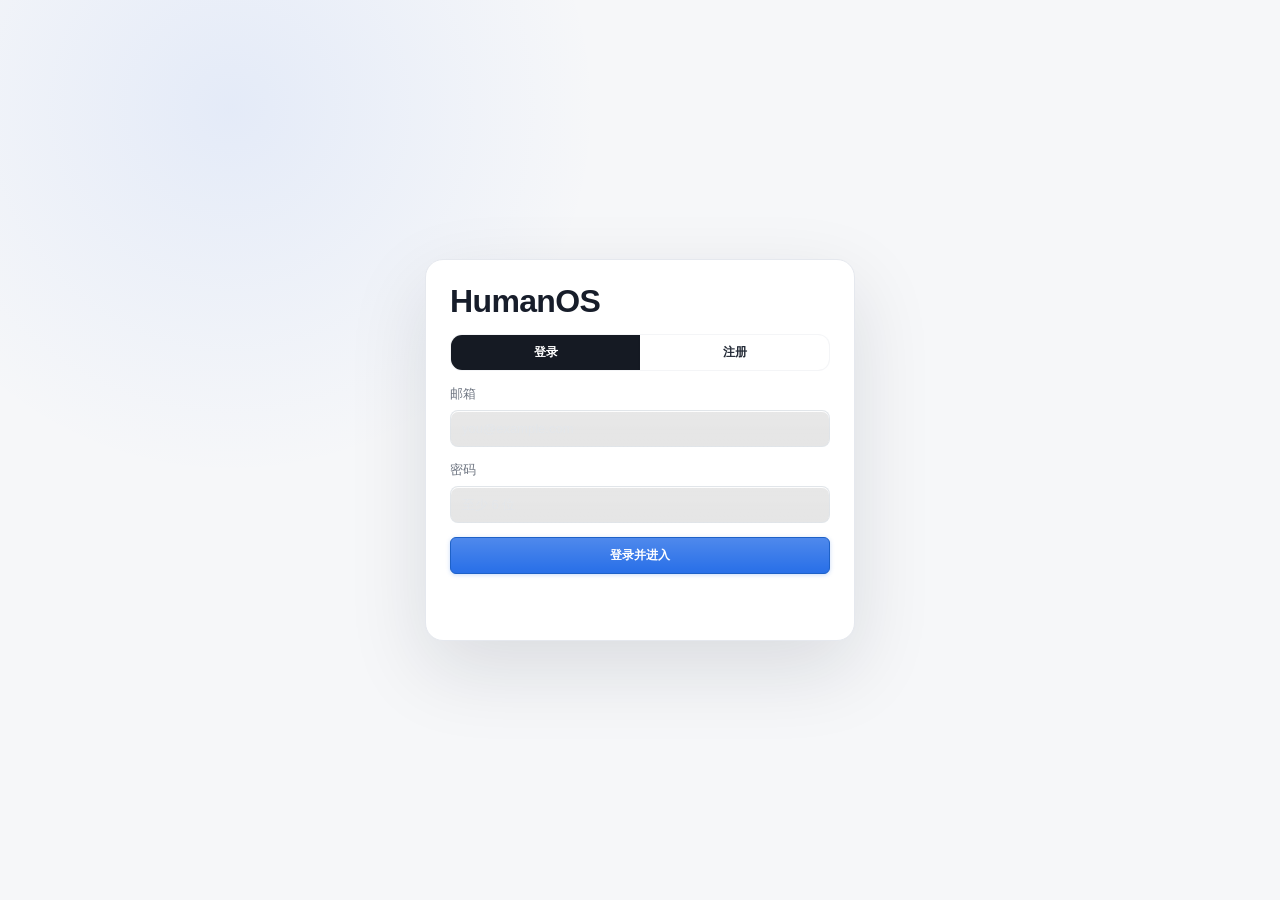
<file: frontend/index.html>
<!doctype html>
<html lang="zh-CN">
<head>
  <meta charset="utf-8">
  <meta name="viewport" content="width=device-width, initial-scale=1">
  <title>HumanOS Task Resumption Prototype</title>
  <link rel="icon" href="data:,">
  <link rel="stylesheet" href="styles.css?v=20260803-confirm-bar-sticky">
</head>
<body>
  <section class="auth-screen" id="authScreen">
    <form class="auth-card" id="authForm">
      <div>
        <h1>HumanOS</h1>
      </div>
      <div class="auth-mode" role="tablist" aria-label="登录方式">
        <button class="active" id="loginModeBtn" type="button">登录</button>
        <button id="registerModeBtn" type="button">注册</button>
      </div>
      <label id="authNameLabel" class="hidden">姓名
        <input id="authName" type="text" autocomplete="name" value="Harry Zhang">
      </label>
      <label>邮箱
        <input id="authEmail" type="email" autocomplete="email" placeholder="you@example.com">
      </label>
      <label>密码
        <input id="authPassword" type="password" autocomplete="current-password" placeholder="至少 6 位">
      </label>
      <button class="primary wide" id="authSubmitBtn" type="submit">登录并进入</button>
      <p class="auth-error" id="authError"></p>
    </form>
  </section>

  <section class="profile-screen hidden" id="profileScreen">
    <form class="profile-wizard" id="profileWizard">
      <div class="wizard-head">
        <div>
          <h1>建立学习偏好</h1>
          <p>先回答几个问题，再进入日历和任务空间。</p>
        </div>
        <span class="status-pill" id="wizardStepBadge">1 / 4</span>
      </div>

      <div class="wizard-progress" aria-hidden="true">
        <span class="active"></span>
        <span></span>
        <span></span>
        <span></span>
      </div>

      <section class="wizard-step active" data-step="0">
        <div class="wizard-section-title">
          <h2>学习身份</h2>
          <p>先确定你的主要学习场景。</p>
        </div>
        <div class="wizard-grid">
          <label>你现在主要是哪类学习 / 研究场景？
            <select id="wizardRole">
              <option value="研究型学生">研究型学生</option>
              <option value="课程学习学生">课程学习学生</option>
              <option value="论文写作阶段">论文写作阶段</option>
              <option value="项目开发阶段">项目开发阶段</option>
            </select>
          </label>
          <label>你更偏好的学习材料 / 方式
            <select id="wizardLearningMode">
              <option value="reading_writing">阅读和写作</option>
              <option value="visual">图表 / 视频 / 可视化</option>
              <option value="discussion">讨论 / 讲给别人听</option>
              <option value="practice">做题 / 实操 / 项目推进</option>
              <option value="mixed">混合方式</option>
            </select>
          </label>
          <label>当前最主要的课程 / 研究任务
            <input id="wizardCurrentCourses" type="text" placeholder="例如：AI planning论文、用户访谈总结、VLA复现">
          </label>
          <label>你现在常用哪些计划工具？
            <input id="wizardTools" type="text" placeholder="Calendar, Todo, Notion, Excel...">
          </label>
        </div>
      </section>

      <section class="wizard-step" data-step="1">
        <div class="wizard-section-title">
          <h2>每周上下文</h2>
          <p>这些信息用于安排任务，不会每次都问。</p>
        </div>
        <div class="wizard-grid">
          <label>这周通常有哪些可用于学习的时间段？
            <input id="wizardAvailableWindows" type="text" placeholder="例如：周一/三 19:00-21:00，周六上午">
          </label>
          <label>最近一周最紧的截止日期 / 承诺
            <input id="wizardNearDeadlines" type="text" placeholder="例如：周五前发给队友，周日完成初稿">
          </label>
          <label>接下来两周最重要的学习目标
            <textarea id="wizardGoal" rows="4" placeholder="例如：读完 planning 相关论文并整理 gap。"></textarea>
          </label>
        </div>
      </section>

      <section class="wizard-step" data-step="2">
        <div class="wizard-section-title">
          <h2>状态偏好</h2>
          <p>帮助系统判断什么时间适合深度任务。</p>
        </div>
        <div class="wizard-grid">
          <label>一天里最适合做深度任务的时间
            <input id="wizardDeepWork" type="text" value="09:00-11:30">
          </label>
          <label>一天里通常精力较低的时间
            <input id="wizardLowEnergy" type="text" value="14:00-15:30">
          </label>
          <label>一次专注学习你通常能持续多久？
            <select id="wizardSessionLength">
              <option value="25">约 25 分钟</option>
              <option value="45" selected>约 45 分钟</option>
              <option value="60">约 60 分钟</option>
              <option value="90">约 90 分钟</option>
            </select>
          </label>
          <label>调整计划时你希望系统怎么做？
            <select id="wizardControl">
              <option value="confirm_before_reschedule">调整前需要我确认</option>
              <option value="allow_low_risk_auto">低风险建议可以自动放进日历</option>
            </select>
          </label>
        </div>
      </section>

      <section class="wizard-step" data-step="3">
        <div class="wizard-section-title">
          <h2>计划失效模式</h2>
          <p>用于判断任务为什么会卡住，以及应该如何恢复。</p>
        </div>
        <fieldset>
          <legend>计划最容易失效的地方</legend>
          <label><input type="checkbox" name="wizardBlocker" value="任务不够清楚"> 任务不够清楚</label>
          <label><input type="checkbox" name="wizardBlocker" value="状态太累或焦虑"> 状态太累或焦虑</label>
          <label><input type="checkbox" name="wizardBlocker" value="被外部事情打断"> 被外部事情打断</label>
          <label><input type="checkbox" name="wizardBlocker" value="切换后回不来"> 切换后回不来</label>
        </fieldset>
        <div class="wizard-grid">
          <label>最近一次“有计划但没有推进”的情况
            <textarea id="wizardPlanningGap" rows="4" placeholder="例如：明明写在日历里，但到时间后不知道从哪里开始。"></textarea>
          </label>
          <label>你希望系统主要帮你降低哪种负担？
            <select id="wizardSupportNeed">
              <option value="clarify_next_action">把任务变成下一步行动</option>
              <option value="schedule_feasible_plan">安排可执行时间表</option>
              <option value="recover_after_interruption">中断后帮我接回来</option>
              <option value="balance_load_and_rest">平衡负荷和休息</option>
            </select>
          </label>
        </div>
      </section>

      <div class="wizard-actions">
        <button class="ghost" id="skipProfileBtn" type="button">稍后设置</button>
        <button class="ghost hidden" id="wizardPrevBtn" type="button">上一步</button>
        <button class="primary" id="wizardNextBtn" type="button">下一步</button>
        <button class="primary" id="saveWizardBtn" type="submit">进入工作台</button>
      </div>
      <p class="auth-error" id="wizardError"></p>
    </form>
  </section>

  <main class="app hidden" id="appRoot">
    <div class="global-loading" id="globalLoading" aria-live="polite" aria-hidden="true">
      <span></span>
      <strong id="globalLoadingText">正在处理</strong>
    </div>
    <header class="topbar">
      <div>
        <h1>HumanOS</h1>
        <p data-i18n="appSubtitle">AI 学习计划 · 中断恢复 · 个性化安排</p>
      </div>
      <div class="top-actions">
        <div class="debug-time-control" aria-label="Debug 时间控制">
          <span class="debug-time-badge" id="debugTimeBadge">真实时间</span>
          <input id="debugTimeInput" type="datetime-local" aria-label="模拟当前时间">
          <button class="ghost compact" id="debugApplyTimeBtn" type="button">应用时间</button>
          <button class="ghost compact" id="debugStepTimeBtn" type="button">+15m</button>
          <button class="ghost compact" id="debugResetTimeBtn" type="button">真实时间</button>
        </div>
        <span class="status-pill" id="userBadge">未登录</span>
        <button class="ghost compact" id="langToggleBtn" type="button" aria-label="Switch language">EN</button>
        <button class="ghost" id="workspaceNavBtn" type="button" data-i18n="workspace">工作台</button>
        <button class="ghost" id="profileHomeBtn" type="button" data-i18n="profileHome">个人主页</button>
        <button class="ghost" id="logoutBtn" type="button" data-i18n="logout">退出</button>
        <button class="primary" id="addTaskBtn" type="button" data-i18n="addTask">新增任务</button>
      </div>
    </header>

    <section class="app-view" id="workspaceView">
    <section class="workspace motion-layout">
      <aside class="left-rail motion-sidebar">
        <div class="sidebar-account">
          <button class="account-chip" id="accountChipBtn" type="button" aria-label="账户">
            <span class="avatar-dot">H</span>
            <span class="account-text">
              <strong>HumanOS</strong>
              <small id="sidebarDateLabel">今天</small>
            </span>
          </button>
          <button class="icon-btn sidebar-collapse-btn" id="sidebarCollapseBtn" type="button" title="收起侧边栏">‹‹</button>
        </div>

        <div class="sidebar-actions">
          <button class="primary sidebar-new-btn" id="sidebarNewTaskBtn" type="button">＋ <span data-i18n="newShort">New</span></button>
        </div>

        <nav class="sidebar-nav" aria-label="HumanOS 导航">
          <button class="nav-item active" id="sidebarChatBtn" type="button">
            <span>☰</span>
            <strong data-i18n="aiChat">AI Chat</strong>
            <small>⌘ /</small>
          </button>
          <button class="nav-item" id="sidebarCalendarBtn" type="button">
            <span>◷</span>
            <strong data-i18n="calendar">Calendar</strong>
            <small id="navDateLabel">Today</small>
          </button>
          <button class="nav-item" id="sidebarTasksBtn" type="button">
            <span>□</span>
            <strong data-i18n="tasks">Tasks</strong>
            <small id="navTaskCount">0</small>
          </button>
          <button class="nav-item" id="sidebarProfileBtn" type="button">
            <span>⚙</span>
            <strong data-i18n="profile">Profile</strong>
          </button>
        </nav>

        <section class="panel chat-panel">
          <div class="panel-head">
            <div>
            <h2 data-i18n="aiAssistant">AI 学习助手</h2>
              <p data-i18n="assistantHint">输入任务、状态和中断原因</p>
            </div>
            <span class="status-pill" id="modePill">Idle</span>
          </div>

          <div class="chat-thread" id="chatThread"></div>

          <section class="chat-compose">
            <textarea id="chatInput" rows="3" placeholder="说一句任务、进展或卡点。排日历至少需要：哪一天、几点、预计多久。Enter 发送，Shift+Enter 换行。"></textarea>
            <div class="button-row">
              <button class="primary wide" id="chatSendBtn" type="button" data-i18n="send">发送</button>
            </div>
          </section>
        </section>

        <section class="panel state-panel">
          <div class="mini-head">
            <h3 data-i18n="currentState">当前状态</h3>
            <span data-i18n="stateUse">用于安排今天任务</span>
          </div>
          <div class="state-grid">
            <label><span><span data-i18n="focus">专注</span> <strong id="focusValue">5</strong></span>
              <input id="focusInput" type="range" min="1" max="7" value="5">
            </label>
            <label><span><span data-i18n="energy">精力</span> <strong id="energyValue">4</strong></span>
              <input id="energyInput" type="range" min="1" max="7" value="4">
            </label>
            <label><span><span data-i18n="stress">压力</span> <strong id="stressValue">5</strong></span>
              <input id="stressInput" type="range" min="1" max="7" value="5">
            </label>
          </div>
        </section>
      </aside>

      <section class="workbench motion-calendar-stage">
        <section class="panel calendar-panel">
          <div class="panel-head">
            <div>
              <h2>学习日历</h2>
              <p>计划与执行空间</p>
              <span class="today-badge" id="todayBadge">今天</span>
            </div>
            <div class="view-actions">
              <button class="ghost compact" id="todayJumpBtn" type="button" data-i18n="today">Today</button>
              <div class="segmented" role="tablist" aria-label="视图">
                <button class="active" id="dayViewBtn" type="button" data-i18n="day">日</button>
                <button id="weekViewBtn" type="button" data-i18n="week">周</button>
              </div>
              <button class="icon-btn" id="autoScheduleBtn" type="button" title="自动安排">↻</button>
            </div>
          </div>
          <div class="calendar" id="calendar"></div>
          <div class="pending-schedule hidden" id="pendingSchedule">
            <div>
              <strong>待确认安排</strong>
              <p id="pendingScheduleText"></p>
            </div>
            <div class="button-row">
              <button class="ghost" id="rejectScheduleBtn" type="button" data-i18n="cancel">取消</button>
              <button class="primary" id="confirmScheduleBtn" type="button" data-i18n="confirmCalendar">确认加入日历</button>
            </div>
          </div>
        </section>
      </section>

      <aside class="motion-right-rail">
        <section class="panel mini-calendar-panel">
          <div class="mini-calendar-head">
            <strong id="miniMonthLabel">August 2026</strong>
            <div>
              <button class="icon-btn" id="miniPrevBtn" type="button" title="上个月">‹</button>
              <button class="icon-btn" id="miniNextBtn" type="button" title="下个月">›</button>
            </div>
          </div>
          <div class="mini-weekdays" aria-hidden="true">
            <span>Su</span><span>Mo</span><span>Tu</span><span>We</span><span>Th</span><span>Fr</span><span>Sa</span>
          </div>
          <div class="mini-calendar-grid" id="miniCalendarGrid"></div>
        </section>

        <aside class="panel inspector-panel">
            <div class="panel-head">
              <div>
                <h2 data-i18n="taskDetail">任务详情</h2>
                <p id="resumeSubtitle">选择一个任务</p>
              </div>
            </div>

            <label class="task-detail-picker">
              <span id="taskDetailPickerLabel">选择任务</span>
              <select id="taskDetailSelect" aria-label="选择任务"></select>
            </label>

            <section class="active-task" id="activeTask"></section>

            <section class="context-window-box">
              <div class="mini-head">
                <h3 data-i18n="contextWindow">上下文窗口</h3>
                <span data-i18n="contextHint">恢复任务时先看这里</span>
              </div>
              <div class="context-window" id="contextWindow"></div>
            </section>

            <section class="checkpoint-box">
              <div class="mini-head">
                <h3 data-i18n="interruptions">中断记录</h3>
                <span id="checkpointCount">0 条</span>
              </div>
              <div id="checkpointView" class="checkpoint-view"></div>
            </section>

            <section class="brief-box">
              <div class="mini-head">
                <h3 data-i18n="resumeTip">恢复提示</h3>
                <span data-i18n="continueStart">继续开始</span>
              </div>
              <div class="brief" id="resumeBrief"></div>
            </section>
        </aside>
      </aside>
    </section>

    </section>

    <section class="app-view hidden" id="profileHomeView">
      <section class="profile-home-grid">
        <article class="panel profile-main-card">
          <div class="panel-head">
            <div>
              <h2>个人主页</h2>
              <p>管理初始 Profile、学习偏好和系统确认方式</p>
            </div>
            <span class="status-pill" id="backendStatus">未同步</span>
          </div>

          <section class="profile-card">
            <label>身份 / 场景
              <input id="profileRole" type="text" value="研究型学生">
            </label>
            <label>深度工作窗口
              <input id="profileDeepWork" type="text" value="09:00-11:30">
            </label>
            <label>AI 安排偏好
              <select id="profileControl">
                <option value="confirm_before_reschedule">调整计划前需要确认</option>
                <option value="allow_low_risk_auto">低风险可自动建议</option>
              </select>
            </label>
            <div class="button-row">
              <button class="primary" id="saveProfileBtn" type="button">保存偏好</button>
              <button class="ghost" id="openProfileWizardBtn" type="button">重新填写初始问题</button>
            </div>
          </section>
        </article>

        <article class="panel profile-main-card">
          <div class="panel-head">
            <div>
              <h2>初始问题</h2>
              <p>用于第一次理解你的计划方式和常见卡点</p>
            </div>
          </div>
          <div class="profile-summary" id="profileSummary"></div>
        </article>
      </section>
    </section>
  </main>

  <dialog id="taskDialog">
    <form method="dialog" class="dialog-card" id="taskForm">
      <div class="dialog-head">
        <h2 id="taskDialogTitle">新增学术任务</h2>
        <button class="icon-btn" id="closeTaskDialogBtn" value="cancel" type="button" title="关闭">×</button>
      </div>
      <label>任务名称
        <input id="newTitle" type="text" value="整理 HumanOS related work">
      </label>
      <label>截止期
        <input id="newDue" type="text" value="周五 18:00">
      </label>
      <label>预计时长
        <input id="newDuration" type="number" min="30" step="15" value="90">
      </label>
      <label>优先级
        <select id="newPriority">
          <option value="高">高</option>
          <option value="中" selected>中</option>
          <option value="低">低</option>
        </select>
      </label>
      <label>状态
        <select id="newStatus">
          <option value="queued">待安排</option>
          <option value="scheduled">已安排</option>
          <option value="running">进行中</option>
          <option value="paused">暂停</option>
          <option value="completed">完成</option>
        </select>
      </label>
      <label>初始上下文
        <textarea id="newContext" rows="4">需要比较 Motion、TaskSnap、TaskTracer 和 HumanOS 的差异。</textarea>
      </label>
      <label>当前进展
        <textarea id="newProgress" rows="2" placeholder="已经完成了什么？当前材料停在哪里？"></textarea>
      </label>
      <label>下一步
        <textarea id="newNextStep" rows="2" placeholder="回来后第一步应该做什么？"></textarea>
      </label>
      <label>未解决问题
        <textarea id="newOpenQuestions" rows="2" placeholder="还有哪些问题、依赖或不确定性？"></textarea>
      </label>
      <div class="dialog-actions">
        <button class="danger hidden" id="deleteTaskBtn" type="button">删除任务</button>
        <button class="primary" id="saveTaskBtn" value="default" type="submit">保存</button>
      </div>
    </form>
  </dialog>

  <script src="app.js?v=20260803-ui-loading-polish"></script>
</body>
</html>
</file>
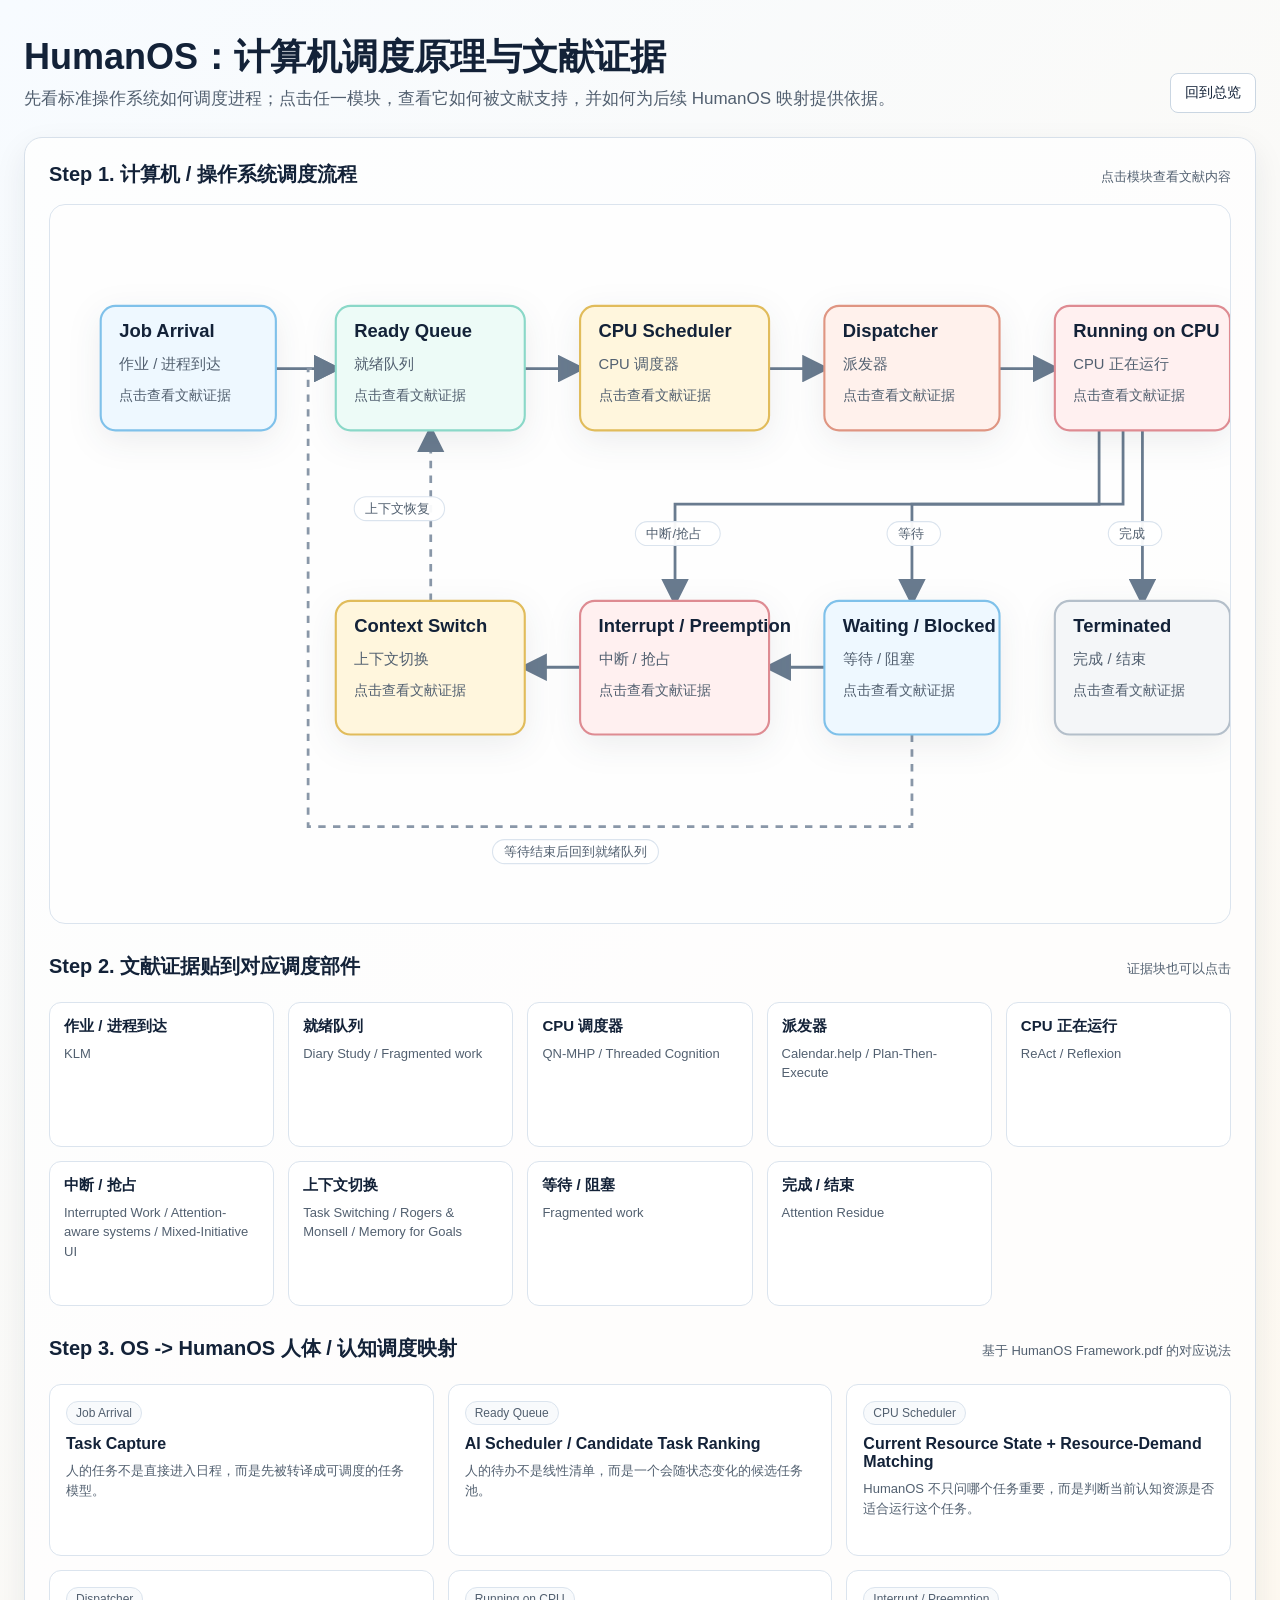
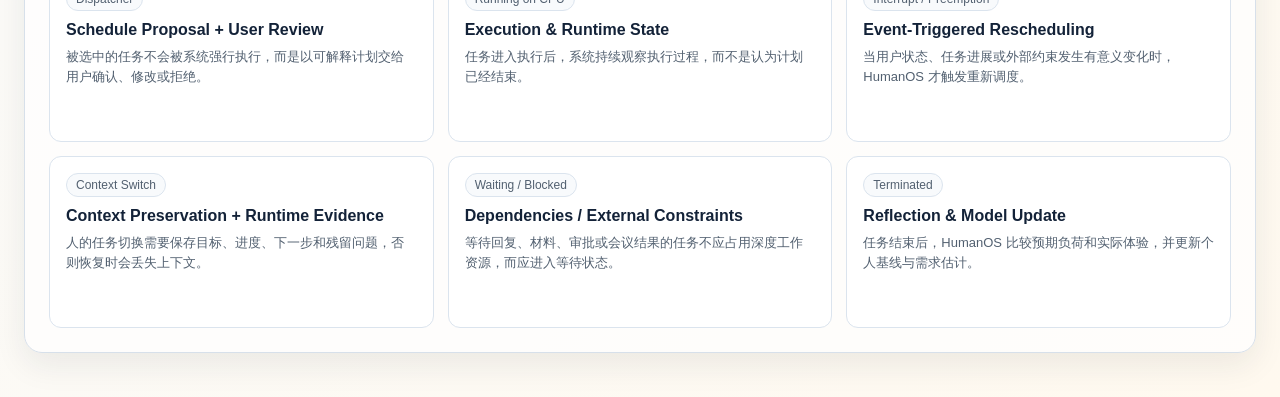
<file: frontend/assets/diagrams/HumanOS_computational_scheduling_interactive.html>
<!doctype html>
<html lang="zh-CN">
<head>
  <meta charset="utf-8">
  <meta name="viewport" content="width=device-width, initial-scale=1">
  <title>HumanOS 计算机调度原理与文献证据</title>
  <style>
    :root {
      --ink: #132238;
      --muted: #526070;
      --line: #cad6e2;
      --bg: #f7fbff;
      --panel: #ffffff;
      --blue: #0b6fbf;
      --green: #1f9d8a;
      --gold: #d49b21;
      --coral: #d95f43;
      --red: #c2414b;
      --gray: #8b99a8;
    }

    * { box-sizing: border-box; }

    body {
      margin: 0;
      color: var(--ink);
      font-family: -apple-system, BlinkMacSystemFont, "Segoe UI", "PingFang SC", "Microsoft YaHei", Arial, sans-serif;
      background: linear-gradient(135deg, #f7fbff 0%, #fff9ef 100%);
    }

    .page {
      width: min(1500px, calc(100vw - 48px));
      margin: 0 auto;
      padding: 36px 0 44px;
    }

    header {
      display: grid;
      grid-template-columns: 1fr auto;
      gap: 24px;
      align-items: end;
      margin-bottom: 24px;
    }

    h1 {
      margin: 0 0 8px;
      font-size: 36px;
      line-height: 1.15;
      letter-spacing: 0;
    }

    .subtitle {
      margin: 0;
      color: var(--muted);
      font-size: 17px;
      line-height: 1.6;
    }

    .toolbar {
      display: flex;
      gap: 10px;
      align-items: center;
    }

    button {
      border: 1px solid var(--line);
      background: #fff;
      color: var(--ink);
      border-radius: 8px;
      padding: 10px 14px;
      font-size: 14px;
      cursor: pointer;
    }

    button:hover { border-color: var(--blue); }

    .layout {
      display: grid;
      grid-template-columns: 1fr;
      gap: 22px;
      align-items: start;
    }

    .canvas {
      background: rgba(255,255,255,.74);
      border: 1px solid #d7e0ea;
      border-radius: 18px;
      box-shadow: 0 12px 32px rgba(23,32,51,.08);
    }

    .canvas {
      position: relative;
      padding: 24px;
      overflow-x: auto;
      overflow-y: visible;
    }

    .section-title {
      display: flex;
      align-items: baseline;
      justify-content: space-between;
      gap: 14px;
      margin-bottom: 18px;
    }

    .section-title h2 {
      margin: 0;
      font-size: 20px;
      line-height: 1.2;
    }

    .hint {
      color: var(--muted);
      font-size: 13px;
    }

    .scheduler-map {
      position: relative;
      width: 100%;
      height: 720px;
      min-width: 1120px;
      margin: 4px 0 18px;
      border: 1px solid #dbe4ee;
      border-radius: 16px;
      background: rgba(255,255,255,.52);
      overflow: visible;
    }

    .diagram-svg {
      width: 100%;
      height: 100%;
    }

    .connector {
      stroke: #697b8f;
      stroke-width: 3;
      fill: none;
      marker-end: url(#arrowHead);
    }

    .connector.return {
      stroke: #8997a8;
      stroke-dasharray: 8 8;
    }

    .svg-label-bg {
      fill: rgba(255,255,255,.94);
      stroke: #dbe4ee;
      stroke-width: 1.2;
    }

    .svg-label {
      font: 500 14px -apple-system, BlinkMacSystemFont, "Segoe UI", "PingFang SC", "Microsoft YaHei", Arial, sans-serif;
      color: var(--muted);
      fill: #526070;
    }

    .node {
      min-height: 140px;
      border: 2px solid var(--line);
      border-radius: 14px;
      background: #fff;
      padding: 16px;
      cursor: pointer;
      transition: transform .16s ease, box-shadow .16s ease, border-color .16s ease;
      text-align: left;
    }

    .svg-node {
      cursor: pointer;
    }

    .svg-node rect {
      stroke-width: 2.3;
      filter: drop-shadow(0 10px 18px rgba(23,32,51,.08));
    }

    .svg-node:hover rect,
    .svg-node.active rect {
      stroke: var(--blue);
      stroke-width: 3.2;
    }

    .svg-node-title {
      font: 700 20px -apple-system, BlinkMacSystemFont, "Segoe UI", "PingFang SC", "Microsoft YaHei", Arial, sans-serif;
      fill: #132238;
    }

    .svg-node-subtitle {
      font: 500 16px -apple-system, BlinkMacSystemFont, "Segoe UI", "PingFang SC", "Microsoft YaHei", Arial, sans-serif;
      fill: #526070;
    }

    .svg-node-body {
      font: 400 15px -apple-system, BlinkMacSystemFont, "Segoe UI", "PingFang SC", "Microsoft YaHei", Arial, sans-serif;
      fill: #526070;
    }

    .node:hover {
      transform: translateY(-2px);
      box-shadow: 0 10px 24px rgba(23,32,51,.12);
    }

    .node.active {
      border-color: var(--blue);
      box-shadow: 0 0 0 4px rgba(11,111,191,.12), 0 10px 24px rgba(23,32,51,.12);
    }

    .node.blue { background: #eef8ff; border-color: #7fc1ea; }
    .node.green { background: #edfbf7; border-color: #8ad8c8; }
    .node.gold { background: #fff6dd; border-color: #e1bc5b; }
    .node.coral { background: #fff1ec; border-color: #df9582; }
    .node.red { background: #fff0f0; border-color: #de8b92; }
    .node.gray { background: #f4f6f8; border-color: #b4bfca; }

    .node h3 {
      margin: 0 0 10px;
      font-size: 17px;
      line-height: 1.25;
    }

    .node p {
      margin: 0;
      color: var(--muted);
      font-size: 14px;
      line-height: 1.45;
    }

    .popover {
      position: absolute;
      z-index: 20;
      width: 430px;
      max-height: 560px;
      overflow: auto;
      padding: 18px;
      border: 1px solid #d7e0ea;
      border-radius: 16px;
      background: rgba(255,255,255,.98);
      box-shadow: 0 18px 48px rgba(23,32,51,.18);
    }

    .popover[hidden] { display: none; }

    .popover-header {
      display: flex;
      justify-content: space-between;
      gap: 16px;
      align-items: flex-start;
      margin-bottom: 10px;
    }

    .popover-close {
      width: 30px;
      height: 30px;
      padding: 0;
      border-radius: 50%;
      font-size: 18px;
      line-height: 1;
    }

    .popover h2 {
      margin: 0 0 8px;
      font-size: 24px;
      line-height: 1.25;
    }

    .popover .tag {
      display: inline-block;
      margin: 0 0 18px;
      border: 1px solid #b8c6d4;
      border-radius: 999px;
      padding: 5px 10px;
      color: var(--muted);
      font-size: 13px;
      background: #fff;
    }

    .popover h3 {
      margin: 20px 0 8px;
      font-size: 15px;
      line-height: 1.3;
      color: var(--blue);
    }

    .popover p, .popover li {
      color: #374151;
      font-size: 15px;
      line-height: 1.65;
    }

    .popover ul {
      padding-left: 20px;
      margin: 8px 0 0;
    }

    .kv {
      display: grid;
      gap: 10px;
    }

    .kv div {
      padding: 12px;
      border: 1px solid #e0e7ef;
      border-radius: 10px;
      background: #fff;
    }

    .kv strong {
      display: block;
      margin-bottom: 5px;
      color: var(--ink);
      font-size: 13px;
    }

    .mini-figure {
      margin: 10px 0 16px;
      border: 1px solid #dbe4ee;
      border-radius: 12px;
      background: linear-gradient(135deg, #f8fbff 0%, #fffaf2 100%);
      overflow: hidden;
    }

    .mini-figure svg {
      display: block;
      width: 100%;
      height: auto;
    }

    .mini-title {
      font: 700 13px -apple-system, BlinkMacSystemFont, "Segoe UI", "PingFang SC", "Microsoft YaHei", Arial, sans-serif;
      fill: #132238;
    }

    .mini-body {
      font: 500 12px -apple-system, BlinkMacSystemFont, "Segoe UI", "PingFang SC", "Microsoft YaHei", Arial, sans-serif;
      fill: #526070;
    }

    .mini-chip {
      font: 600 11px -apple-system, BlinkMacSystemFont, "Segoe UI", "PingFang SC", "Microsoft YaHei", Arial, sans-serif;
      fill: #0b6fbf;
    }

    .evidence-grid {
      display: grid;
      grid-template-columns: repeat(5, minmax(150px, 1fr));
      gap: 14px;
      margin-top: 24px;
    }

    .evidence-card {
      border: 1px solid #dbe4ee;
      border-radius: 12px;
      padding: 14px;
      background: #fff;
      min-height: 145px;
      cursor: pointer;
    }

    .evidence-card:hover { border-color: var(--blue); }

    .evidence-card h4 {
      margin: 0 0 8px;
      font-size: 15px;
    }

    .evidence-card p {
      margin: 0;
      color: var(--muted);
      font-size: 13px;
      line-height: 1.5;
    }

    .mapping-grid {
      display: grid;
      grid-template-columns: repeat(3, minmax(220px, 1fr));
      gap: 14px;
      margin-top: 24px;
    }

    .mapping-card {
      border: 1px solid #dbe4ee;
      border-radius: 12px;
      padding: 16px;
      background: #fff;
      min-height: 172px;
      cursor: pointer;
    }

    .mapping-card:hover { border-color: var(--blue); }

    .mapping-card h4 {
      margin: 0 0 8px;
      font-size: 16px;
    }

    .mapping-card .os-term {
      display: inline-block;
      margin-bottom: 10px;
      padding: 4px 9px;
      border: 1px solid #dbe4ee;
      border-radius: 999px;
      color: var(--muted);
      font-size: 12px;
      background: #f8fafc;
    }

    .mapping-card p {
      margin: 0;
      color: var(--muted);
      font-size: 13px;
      line-height: 1.55;
    }

    @media (max-width: 1100px) {
      .layout { grid-template-columns: 1fr; }
      .canvas { overflow-x: auto; }
      .evidence-grid { grid-template-columns: 1fr; }
      .mapping-grid { grid-template-columns: 1fr; }
      header { grid-template-columns: 1fr; }
      .popover {
        position: fixed;
        left: 16px !important;
        right: 16px;
        top: 16px !important;
        width: auto;
        max-height: calc(100vh - 32px);
      }
    }
  </style>
</head>
<body>
  <main class="page">
    <header>
      <div>
        <h1>HumanOS：计算机调度原理与文献证据</h1>
        <p class="subtitle">先看标准操作系统如何调度进程；点击任一模块，查看它如何被文献支持，并如何为后续 HumanOS 映射提供依据。</p>
      </div>
      <div class="toolbar">
        <button id="resetBtn" type="button">回到总览</button>
      </div>
    </header>

    <div class="layout">
      <section class="canvas" aria-label="交互式调度图">
        <div class="section-title">
          <h2>Step 1. 计算机 / 操作系统调度流程</h2>
          <span class="hint">点击模块查看文献内容</span>
        </div>

        <div class="scheduler-map" id="schedulerMap">
          <svg class="diagram-svg" id="diagramSvg" viewBox="0 0 1280 720" preserveAspectRatio="xMidYMid meet" role="img" aria-label="操作系统调度关系图">
            <defs>
              <marker id="arrowHead" markerWidth="10" markerHeight="10" refX="8" refY="5" orient="auto" markerUnits="strokeWidth">
                <path d="M 0 0 L 10 5 L 0 10 z" fill="#697b8f"></path>
              </marker>
            </defs>
          </svg>
          <div class="popover" id="popover" hidden aria-live="polite"></div>
        </div>

        <div class="section-title" style="margin-top:30px">
          <h2>Step 2. 文献证据贴到对应调度部件</h2>
          <span class="hint">证据块也可以点击</span>
        </div>
        <div class="evidence-grid" id="evidenceGrid"></div>

        <div class="section-title" style="margin-top:30px">
          <h2>Step 3. OS -> HumanOS 人体 / 认知调度映射</h2>
          <span class="hint">基于 HumanOS Framework.pdf 的对应说法</span>
        </div>
        <div class="mapping-grid" id="mappingGrid"></div>
      </section>

    </div>
  </main>

  <script>
    const modules = [
      {
        id: "arrival",
        group: "main",
        box: { x: 55, y: 80, w: 190, h: 135 },
        color: "blue",
        title: "Job Arrival",
        zh: "作业 / 进程到达",
        summary: "新进程被创建或作业被提交，系统需要把它转换为可调度对象。",
        os: "在操作系统中，程序被创建为 process/job，进入调度系统。它会拥有状态、资源需求、优先级、上下文等信息。",
        humanos: {
          module: "Task Capture",
          saying: "人的任务不是直接进入日程，而是先被转译成可调度的任务模型。",
          framework: "对应 HumanOS Framework 中的 Natural task input、Semantic task parsing、Demand cue extraction 和 TaskModel。",
          fields: "TaskFacts, TaskState, DemandCues, Confidence_TaskModel"
        },
        evidence: [
          {
            name: "KLM",
            content: "任务可以被拆成可估计的成本单元。HumanOS 可借鉴这种思想，把开放任务表示为 cognitive_task_object。",
            variables: "estimated_duration, ambiguity, context_needed, cognitive_load, switch_cost, reentry_cost",
            computation: "任务解析、字段填充、成本估计",
            output: "展示任务属性、可解释排程理由",
            boundary: "KLM 支撑的是任务可结构化表示，不是直接证明日常任务可以被准确自动排期。"
          }
        ]
      },
      {
        id: "ready",
        group: "main",
        box: { x: 310, y: 80, w: 205, h: 135 },
        color: "green",
        title: "Ready Queue",
        zh: "就绪队列",
        summary: "已经准备好运行的进程不会立即占用 CPU，而是在队列中等待调度策略选择。",
        os: "Ready Queue 保存所有可运行但尚未获得 CPU 的进程。不同系统会用 FCFS、Priority、Round Robin、MLFQ 等策略组织队列。",
        humanos: {
          module: "AI Scheduler / Candidate Task Ranking",
          saying: "人的待办不是线性清单，而是一个会随状态变化的候选任务池。",
          framework: "对应 HumanOS Framework 中的 Candidate task ranking、Task eligibility check 和 Approved schedule / selected task。",
          fields: "candidate tasks, eligibility, deadline, constraints, approved schedule"
        },
        evidence: [
          {
            name: "Diary Study / Fragmented work",
            content: "真实知识工作不是线性清单，而是动态任务池：任务会暂停、被打断、等待材料，并在之后重入。",
            variables: "paused_tasks, interrupted_tasks, reentry_candidates, working_spheres",
            computation: "状态迁移、暂停恢复管理",
            output: "重入提示、恢复入口",
            boundary: "Diary Study 证明真实工作碎片化，但不直接给出 AI 调度算法。"
          }
        ]
      },
      {
        id: "scheduler",
        group: "main",
        box: { x: 575, y: 80, w: 205, h: 135 },
        color: "gold",
        title: "CPU Scheduler",
        zh: "CPU 调度器",
        summary: "调度器根据策略从队列中选择下一个运行的进程。",
        os: "常见策略包括 FCFS、SJF、Priority、Round Robin、MLFQ、EDF。核心问题是有限资源下如何选择下一项工作。",
        humanos: {
          module: "Current Resource State + Resource-Demand Matching",
          saying: "HumanOS 不只问哪个任务重要，而是判断当前认知资源是否适合运行这个任务。",
          framework: "对应 HumanOS Framework 中的 R_t = [Capacity_t, Load_t, Stability_t]、Expected demand estimation 和 FitAssessment。",
          fields: "Capacity, Load, Stability, Expected Task Demand, FitStatus, Confidence"
        },
        evidence: [
          {
            name: "QN-MHP",
            content: "多任务表现受有限处理资源与队列竞争约束，可支持把用户状态和任务负荷表示成资源向量。",
            variables: "task_energy_profile, state_estimator",
            computation: "估计资源占用与瓶颈",
            output: "推荐低冲突候选任务",
            boundary: "QN-MHP 是计算建模先例，不等于 HumanOS 直接复用其仿真模型。"
          },
          {
            name: "Threaded Cognition",
            content: "多个任务线程会争用语言、记忆、视觉、运动、执行控制等共享资源。",
            variables: "task_resource_profile",
            computation: "资源冲突检测",
            output: "提示缓冲、切换准备",
            boundary: "它支撑资源冲突判断，但不是个人日程调度系统。"
          }
        ]
      },
      {
        id: "dispatcher",
        group: "main",
        box: { x: 840, y: 80, w: 190, h: 135 },
        color: "coral",
        title: "Dispatcher",
        zh: "派发器",
        summary: "派发器把被选中的进程真正交给 CPU 执行。",
        os: "Dispatcher 负责上下文加载、切换到用户态，并跳转到程序执行位置。它是策略选择之后的执行入口。",
        humanos: {
          module: "Schedule Proposal + User Review",
          saying: "被选中的任务不会被系统强行执行，而是以可解释计划交给用户确认、修改或拒绝。",
          framework: "对应 HumanOS Framework 中的 Schedule proposal generation、Schedule proposal 和 User review & correction。",
          fields: "time blocks, task order, buffers, task decomposition, accept/modify/reject"
        },
        evidence: [
          {
            name: "Calendar.help / Plan-Then-Execute",
            content: "真实调度系统需要把计划、解释、确认、执行拆成 workflow，而不是一次性自动决定。",
            variables: "workflow_state, plan_stage",
            computation: "intake、planning、execution、feedback",
            output: "explain、approve/fix",
            boundary: "这些工作支撑 workflow-based scheduling，不处理完整的认知状态模型。"
          }
        ]
      },
      {
        id: "running",
        group: "main",
        box: { x: 1090, y: 80, w: 190, h: 135 },
        color: "red",
        title: "Running on CPU",
        zh: "CPU 正在运行",
        summary: "进程获得 CPU 后运行，可能完成、阻塞，或被中断抢占。",
        os: "Running state 是当前实际占用 CPU 的进程状态。它会受到时间片、I/O 请求、系统调用和中断影响。",
        humanos: {
          module: "Execution & Runtime State",
          saying: "任务进入执行后，系统持续观察执行过程，而不是认为计划已经结束。",
          framework: "对应 HumanOS Framework 中的 Task execution、Runtime telemetry、RuntimeEvidence 和 Runtime state estimation。",
          fields: "time elapsed, pauses, switches, speech cues, self-report, task-progress evidence"
        },
        evidence: [
          {
            name: "ReAct / Reflexion",
            content: "执行不是静态一次性计划，而是 reason -> act -> observe -> revise，并通过反思更新经验。",
            variables: "feedback_memory, profile_update",
            computation: "execution、feedback、reflection",
            output: "weekly reflection",
            boundary: "Agent 反思机制需要被用户修正，不能把系统自我总结当作客观真相。"
          }
        ]
      },
      {
        id: "interrupt",
        group: "secondary",
        box: { x: 575, y: 400, w: 205, h: 145 },
        color: "red",
        title: "Interrupt / Preemption",
        zh: "中断 / 抢占",
        summary: "运行中的进程可能因计时器、高优先级任务或系统调用被打断。",
        os: "抢占式调度允许系统暂停当前进程，将 CPU 交给更紧急或更合适的进程。",
        humanos: {
          module: "Event-Triggered Rescheduling",
          saying: "当用户状态、任务进展或外部约束发生有意义变化时，HumanOS 才触发重新调度。",
          framework: "对应 HumanOS Framework 中的 Change detection、Replanning trigger、Meaningful change? 和 Adaptive action。",
          fields: "RuntimeEvidence, R_t+1, replanning request, clarify/decompose/buffer/reallocate/reschedule"
        },
        evidence: [
          {
            name: "Interrupted Work / Attention-aware systems",
            content: "打断会影响压力、努力感和恢复成本，因此系统要判断是否介入、何时介入。",
            variables: "interruptibility, interruption_cost, affective_risk",
            computation: "估计 time/stress/effort/reentry cost",
            output: "stay_silent, defer, ask, confirm",
            boundary: "不能把所有提醒都视为好事；有时最好的动作是保持安静。"
          },
          {
            name: "Mixed-Initiative UI",
            content: "自动化需要在置信度、风险、收益、纠错成本和用户控制权之间权衡。",
            variables: "confidence, action_impact, expected_value, correction_cost, user_control_preference",
            computation: "权衡置信度、风险、用户控制权",
            output: "suggest, ask, confirm, scaffold, allow_override",
            boundary: "系统不应完全接管用户，应允许覆盖和修正。"
          }
        ]
      },
      {
        id: "context",
        group: "secondary",
        box: { x: 310, y: 400, w: 205, h: 145 },
        color: "gold",
        title: "Context Switch",
        zh: "上下文切换",
        summary: "系统保存当前进程状态，并恢复下一个进程状态。",
        os: "Context switch 包含保存寄存器、程序计数器、内存映射等状态；它有开销，不是免费动作。",
        humanos: {
          module: "Context Preservation + Runtime Evidence",
          saying: "人的任务切换需要保存目标、进度、下一步和残留问题，否则恢复时会丢失上下文。",
          framework: "对应 HumanOS Framework 中的 TaskState、RuntimeEvidence、switch reason 和 current progress 记录。",
          fields: "task_goal, current_progress, next_action, switch reason, residual resource occupation"
        },
        evidence: [
          {
            name: "Task Switching / Rogers & Monsell",
            content: "任务切换存在非零成本，即使可预测切换也可能有 residual switch cost。",
            variables: "switchability, context_switch_cost, planned_switch_cost, residual_switch_cost",
            computation: "根据 closure、task-set distance、preparation time 估计",
            output: "defer, boundary_ritual, reentry_note",
            boundary: "切换成本文献解释机制，不直接给出开放任务调度公式。"
          },
          {
            name: "Memory for Goals",
            content: "恢复任务依赖目标重激活，因此需要保存任务目标、进度、下一步和未解决问题。",
            variables: "context_snapshot",
            computation: "保存 task_goal, current_progress, next_action",
            output: "resume hint、继续入口",
            boundary: "它支撑恢复线索设计，不是日志系统本身。"
          }
        ]
      },
      {
        id: "blocked",
        group: "secondary",
        box: { x: 840, y: 400, w: 190, h: 145 },
        color: "blue",
        title: "Waiting / Blocked",
        zh: "等待 / 阻塞",
        summary: "进程等待 I/O 或外部事件时不能继续运行，应离开 CPU。",
        os: "Blocked process 不在 ready queue 中竞争 CPU，直到等待的事件完成后才重新进入就绪队列。",
        humanos: {
          module: "Dependencies / External Constraints",
          saying: "等待回复、材料、审批或会议结果的任务不应占用深度工作资源，而应进入等待状态。",
          framework: "对应 HumanOS Framework 中的 dependency、constraints、external constraints、meetings 和 disruptions。",
          fields: "dependency, constraints, flexibility, external constraints, waiting state"
        },
        evidence: [
          {
            name: "Fragmented work",
            content: "真实任务经常等待回复、材料、审批或状态恢复，不能把所有任务都当作可立即执行。",
            variables: "waiting tasks, reentry_candidates",
            computation: "等待状态管理、恢复入口维护",
            output: "恢复入口、低摩擦提醒",
            boundary: "等待状态需要被管理，但不应制造过多提醒。"
          }
        ]
      },
      {
        id: "terminated",
        group: "secondary",
        box: { x: 1090, y: 400, w: 190, h: 145 },
        color: "gray",
        title: "Terminated",
        zh: "完成 / 结束",
        summary: "进程完成后释放资源；系统记录结果。",
        os: "Terminated state 表示进程生命周期结束，系统释放资源并记录执行结果。",
        humanos: {
          module: "Reflection & Model Update",
          saying: "任务结束后，HumanOS 比较预期负荷和实际体验，并更新个人基线与需求估计。",
          framework: "对应 HumanOS Framework 中的 Expected-actual comparison、Contextual reflection、Model update 和 updated personal baseline。",
          fields: "actual workload, energy change, recovery need, interruption/switch reason, learned demand history"
        },
        evidence: [
          {
            name: "Attention Residue",
            content: "任务结束不等于认知上完成。未解决问题和未闭合目标可能残留占用注意。",
            variables: "attention_residue_risk, task_closure_level, unfinished_cognitive_threads",
            computation: "依据 unfinishedness、unresolved questions、emotional salience 计算",
            output: "closure_prompt, boundary_ritual",
            boundary: "注意力残留说明需要 closure 机制，但不意味着系统能客观测量用户注意力。"
          }
        ]
      }
    ];

    const diagramSvg = document.getElementById("diagramSvg");
    const evidenceGrid = document.getElementById("evidenceGrid");
    const mappingGrid = document.getElementById("mappingGrid");
    const popover = document.getElementById("popover");
    const resetBtn = document.getElementById("resetBtn");

    const svgNS = "http://www.w3.org/2000/svg";

    const colors = {
      blue: ["#eef8ff", "#7fc1ea"],
      green: ["#edfbf7", "#8ad8c8"],
      gold: ["#fff6dd", "#e1bc5b"],
      coral: ["#fff1ec", "#df9582"],
      red: ["#fff0f0", "#de8b92"],
      gray: ["#f4f6f8", "#b4bfca"]
    };

    function svgEl(name, attrs = {}) {
      const el = document.createElementNS(svgNS, name);
      Object.entries(attrs).forEach(([key, value]) => el.setAttribute(key, value));
      return el;
    }

    function addText(parent, text, x, y, cls) {
      const el = svgEl("text", { x, y, class: cls });
      el.textContent = text;
      parent.appendChild(el);
      return el;
    }

    function wrapText(text, maxChars) {
      const chunks = text.split(/(?=[，。；、\s])|(?<=[，。；、\s])/).filter(Boolean);
      const lines = [];
      let current = "";
      chunks.forEach(chunk => {
        const candidate = current + chunk;
        if (candidate.length > maxChars && current) {
          lines.push(current.trim());
          current = chunk.trimStart();
        } else {
          current = candidate;
        }
      });
      if (current.trim()) lines.push(current.trim());
      return lines.slice(0, 3);
    }

    function connector(path, cls = "connector") {
      diagramSvg.appendChild(svgEl("path", { d: path, class: cls }));
    }

    function label(text, x, y, w = 82) {
      const g = svgEl("g");
      g.appendChild(svgEl("rect", { x, y: y - 18, width: w, height: 26, rx: 13, class: "svg-label-bg" }));
      addText(g, text, x + 12, y, "svg-label");
      diagramSvg.appendChild(g);
    }

    function nodeTemplate(item) {
      const { x, y, w, h } = item.box;
      const [fill, stroke] = colors[item.color];
      const g = svgEl("g", { class: "svg-node", "data-id": item.id, tabindex: "0", role: "button" });
      g.appendChild(svgEl("rect", { x, y, width: w, height: h, rx: 16, fill, stroke }));
      addText(g, item.title, x + 20, y + 34, "svg-node-title");
      addText(g, item.zh, x + 20, y + 68, "svg-node-subtitle");
      addText(g, "点击查看文献证据", x + 20, y + 102, "svg-node-body");
      g.addEventListener("click", () => selectModule(item.id));
      g.addEventListener("keydown", event => {
        if (event.key === "Enter" || event.key === " ") selectModule(item.id);
      });
      return g;
    }

    function evidenceTemplate(item) {
      const card = document.createElement("article");
      card.className = "evidence-card";
      card.dataset.id = item.id;
      card.innerHTML = `<h4>${item.zh}</h4><p>${item.evidence.map(e => e.name).join(" / ")}</p>`;
      card.addEventListener("click", () => selectModule(item.id));
      return card;
    }

    function mappingTemplate(item) {
      const card = document.createElement("article");
      card.className = "mapping-card";
      card.dataset.id = item.id;
      card.innerHTML = `
        <span class="os-term">${item.title}</span>
        <h4>${item.humanos.module}</h4>
        <p>${item.humanos.saying}</p>
      `;
      card.addEventListener("click", () => selectModule(item.id));
      return card;
    }

    function renderNodes() {
      connector("M 245 148 L 310 148");
      connector("M 515 148 L 575 148");
      connector("M 780 148 L 840 148");
      connector("M 1030 148 L 1090 148");
      connector("M 1185 215 L 1185 400");
      connector("M 1164 215 L 1164 295 L 935 295 L 935 400");
      connector("M 1138 215 L 1138 295 L 678 295 L 678 400");
      connector("M 840 472 L 780 472");
      connector("M 575 472 L 515 472");
      connector("M 413 400 L 413 215", "connector return");
      connector("M 935 545 L 935 645 L 280 645 L 280 148 L 310 148", "connector return");
      label("完成", 1148, 332, 58);
      label("等待", 908, 332, 58);
      label("中断/抢占", 635, 332, 92);
      label("上下文恢复", 330, 305, 98);
      label("等待结束后回到就绪队列", 480, 677, 180);
      modules.forEach(m => diagramSvg.appendChild(nodeTemplate(m)));
      modules.forEach(m => evidenceGrid.appendChild(evidenceTemplate(m)));
      modules.forEach(m => mappingGrid.appendChild(mappingTemplate(m)));
    }

    function positionPopover(item) {
      const { x, y, w } = item.box;
      const popoverWidth = 430;
      const mapWidth = 1280;
      const preferredLeft = x + w + 22;
      const left = preferredLeft + popoverWidth < mapWidth ? preferredLeft : Math.max(18, x - popoverWidth - 22);
      const top = Math.max(18, Math.min(y - 18, 720 - 560 - 18));
      popover.style.left = `${left}px`;
      popover.style.top = `${top}px`;
    }

    function escapeHtml(value) {
      return String(value)
        .replaceAll("&", "&amp;")
        .replaceAll("<", "&lt;")
        .replaceAll(">", "&gt;")
        .replaceAll('"', "&quot;");
    }

    function splitFields(value) {
      return value.split(",").map(v => v.trim()).filter(Boolean).slice(0, 3);
    }

    function miniFigure(item) {
      const fields = splitFields(item.humanos.fields);
      const fieldText = fields.length ? fields.join(" / ") : "Framework fields";
      return `
        <div class="mini-figure" aria-label="OS 到 HumanOS 映射小图">
          <svg viewBox="0 0 430 180" role="img">
            <defs>
              <marker id="miniArrow-${item.id}" markerWidth="10" markerHeight="10" refX="8" refY="5" orient="auto" markerUnits="strokeWidth">
                <path d="M 0 0 L 10 5 L 0 10 z" fill="#526070"></path>
              </marker>
            </defs>
            <rect x="18" y="28" width="120" height="74" rx="12" fill="#eef8ff" stroke="#7fc1ea" stroke-width="1.8"></rect>
            <text x="32" y="56" class="mini-title">${escapeHtml(item.title)}</text>
            <text x="32" y="80" class="mini-body">${escapeHtml(item.zh)}</text>

            <path d="M 146 65 L 198 65" stroke="#526070" stroke-width="2.4" fill="none" marker-end="url(#miniArrow-${item.id})"></path>
            <text x="156" y="50" class="mini-chip">映射</text>

            <rect x="206" y="28" width="206" height="74" rx="12" fill="#edfbf7" stroke="#8ad8c8" stroke-width="1.8"></rect>
            <text x="222" y="56" class="mini-title">${escapeHtml(item.humanos.module)}</text>
            <text x="222" y="80" class="mini-body">HumanOS Framework module</text>

            <path d="M 309 106 L 309 126" stroke="#526070" stroke-width="2.4" fill="none" marker-end="url(#miniArrow-${item.id})"></path>

            <rect x="56" y="132" width="318" height="30" rx="15" fill="#fff" stroke="#dbe4ee" stroke-width="1.4"></rect>
            <text x="74" y="152" class="mini-body">关键数据：${escapeHtml(fieldText)}</text>
          </svg>
        </div>
      `;
    }

    function renderPopover(item) {
      popover.innerHTML = `
        <div class="popover-header">
          <div>
            <h2>${item.zh}</h2>
            <span class="tag">${item.title}</span>
          </div>
          <button class="popover-close" type="button" aria-label="关闭">×</button>
        </div>
        <h3>计算机调度含义</h3>
        <p>${item.os}</p>
        <h3>为什么能支持 HumanOS 映射</h3>
        <p>${item.summary}</p>
        <h3>HumanOS 人体 / 认知调度映射</h3>
        ${miniFigure(item)}
        <div class="kv">
          <div>
            <strong>${item.humanos.module}</strong>
            <p>${item.humanos.saying}</p>
            <ul>
              <li><b>Framework 对应：</b>${item.humanos.framework}</li>
              <li><b>关键字段：</b>${item.humanos.fields}</li>
            </ul>
          </div>
        </div>
        <h3>对应文献内容</h3>
        <div class="kv">
          ${item.evidence.map(e => `
            <div>
              <strong>${e.name}</strong>
              <p>${e.content}</p>
              <ul>
                <li><b>HumanOS 变量：</b>${e.variables}</li>
                <li><b>计算过程：</b>${e.computation}</li>
                <li><b>交互输出：</b>${e.output}</li>
                <li><b>边界：</b>${e.boundary}</li>
              </ul>
            </div>
          `).join("")}
        </div>
      `;
      popover.querySelector(".popover-close").addEventListener("click", hidePopover);
      positionPopover(item);
      popover.hidden = false;
    }

    function hidePopover() {
      popover.hidden = true;
      document.querySelectorAll("[data-id]").forEach(el => el.classList.remove("active"));
    }

    function selectModule(id) {
      const item = modules.find(m => m.id === id);
      document.querySelectorAll("[data-id]").forEach(el => el.classList.toggle("active", el.dataset.id === id));
      renderPopover(item);
    }

    resetBtn.addEventListener("click", () => {
      hidePopover();
    });

    renderNodes();
  </script>
</body>
</html>
</file>
<file: frontend/styles.css>
:root {
  --ink: #152033;
  --muted: #66758b;
  --line: rgba(108, 129, 154, .22);
  --glass: rgba(255, 255, 255, .68);
  --glass-strong: rgba(255, 255, 255, .86);
  --glass-soft: rgba(255, 255, 255, .44);
  --bg: #f3f7fb;
  --blue: #246fbd;
  --green: #17846f;
  --gold: #ad7418;
  --red: #b94855;
  --violet: #6551a8;
  --shadow: 0 18px 46px rgba(34, 51, 74, .12);
  --shadow-soft: 0 10px 26px rgba(34, 51, 74, .08);
  --inner: inset 0 1px 0 rgba(255, 255, 255, .78);
}

* {
  box-sizing: border-box;
}

.hidden {
  display: none !important;
}

body {
  margin: 0;
  background:
    radial-gradient(circle at 9% 4%, rgba(54, 127, 196, .16), transparent 26%),
    radial-gradient(circle at 90% 10%, rgba(31, 140, 118, .11), transparent 28%),
    linear-gradient(180deg, #f7fbff 0%, #f1f6fa 45%, #f7f6f0 100%),
    var(--bg);
  background-attachment: fixed;
  color: var(--ink);
  font-family: -apple-system, BlinkMacSystemFont, "Segoe UI", "PingFang SC", "Microsoft YaHei", Arial, sans-serif;
}

.auth-screen {
  position: fixed;
  inset: 0;
  z-index: 10;
  display: grid;
  place-items: center;
  padding: 24px;
  background:
    radial-gradient(circle at 24% 20%, rgba(72, 148, 203, .22), transparent 30%),
    radial-gradient(circle at 80% 78%, rgba(32, 134, 111, .18), transparent 32%),
    rgba(238, 244, 248, .72);
  backdrop-filter: blur(22px) saturate(150%);
}

.profile-screen {
  position: fixed;
  inset: 0;
  z-index: 9;
  display: grid;
  place-items: center;
  padding: 28px;
  overflow-y: auto;
  overscroll-behavior: contain;
  background:
    radial-gradient(circle at 18% 18%, rgba(72, 148, 203, .24), transparent 30%),
    radial-gradient(circle at 82% 78%, rgba(32, 134, 111, .18), transparent 34%),
    rgba(238, 244, 248, .76);
  backdrop-filter: blur(22px) saturate(150%);
}

.auth-card {
  width: min(460px, calc(100vw - 32px));
  display: grid;
  gap: 14px;
  border: 1px solid var(--line);
  border-radius: 18px;
  background: linear-gradient(145deg, rgba(255, 255, 255, .84), rgba(255, 255, 255, .52));
  box-shadow: 0 34px 90px rgba(35, 51, 75, .22), var(--inner);
  padding: 24px;
  backdrop-filter: blur(26px) saturate(165%);
}

.profile-wizard {
  width: min(920px, calc(100vw - 36px));
  max-height: calc(100vh - 56px);
  margin: 0 auto;
  overflow-y: auto;
  display: grid;
  gap: 18px;
  border: 1px solid var(--line);
  border-radius: 18px;
  background: linear-gradient(145deg, rgba(255, 255, 255, .84), rgba(255, 255, 255, .52));
  box-shadow: 0 34px 90px rgba(35, 51, 75, .22), var(--inner);
  padding: 24px;
  backdrop-filter: blur(26px) saturate(165%);
}

.wizard-head,
.wizard-actions {
  display: flex;
  justify-content: space-between;
  gap: 14px;
  align-items: flex-start;
}

.profile-wizard .wizard-head {
  position: sticky;
  top: 0;
  z-index: 2;
  padding-bottom: 12px;
  background: linear-gradient(180deg, rgba(255, 255, 255, .92), rgba(255, 255, 255, .72));
  backdrop-filter: blur(18px) saturate(150%);
}

.profile-wizard .wizard-actions {
  position: sticky;
  bottom: 0;
  z-index: 2;
  padding-top: 12px;
  background: linear-gradient(0deg, rgba(255, 255, 255, .92), rgba(255, 255, 255, .72));
  backdrop-filter: blur(18px) saturate(150%);
}

.wizard-head p {
  margin-top: 8px;
  color: var(--muted);
}

.wizard-grid {
  display: grid;
  grid-template-columns: repeat(2, minmax(0, 1fr));
  gap: 14px;
}

.profile-wizard label,
.profile-wizard fieldset {
  display: grid;
  gap: 8px;
  color: var(--muted);
  font-size: 13px;
}

.profile-wizard fieldset {
  grid-template-columns: repeat(4, minmax(0, 1fr));
  border: 1px solid var(--line);
  border-radius: 14px;
  padding: 14px;
  background: rgba(255, 255, 255, .42);
}

.profile-wizard legend {
  color: var(--ink);
  font-weight: 700;
  padding: 0 6px;
}

.profile-wizard fieldset label {
  display: flex;
  align-items: center;
  gap: 8px;
  color: var(--ink);
}

.auth-card p {
  margin-top: 8px;
  color: var(--muted);
  line-height: 1.5;
}

.auth-card label {
  display: grid;
  gap: 7px;
  color: var(--muted);
  font-size: 13px;
}

.auth-mode {
  display: grid;
  grid-template-columns: 1fr 1fr;
  border: 1px solid var(--line);
  border-radius: 12px;
  overflow: hidden;
  background: rgba(255, 255, 255, .42);
}

.auth-mode button {
  border: 0;
  border-radius: 0;
}

.auth-mode .active {
  background: linear-gradient(180deg, #26334a, var(--ink));
  color: #fff;
}

.auth-mode .active:hover,
.auth-mode .active:active,
.auth-mode .active:focus-visible {
  background: linear-gradient(180deg, #26334a, var(--ink));
  color: #fff;
}

.auth-error {
  min-height: 20px;
  color: var(--red) !important;
  font-size: 13px;
}

body::before {
  content: "";
  position: fixed;
  inset: 0;
  pointer-events: none;
  background-image:
    linear-gradient(rgba(255, 255, 255, .42) 1px, transparent 1px),
    linear-gradient(90deg, rgba(255, 255, 255, .34) 1px, transparent 1px);
  background-size: 56px 56px;
  mask-image: linear-gradient(to bottom, rgba(0, 0, 0, .34), transparent 62%);
}

button,
input,
select,
textarea {
  font: inherit;
}

button {
  border: 1px solid var(--line);
  background: rgba(255, 255, 255, .74);
  color: var(--ink);
  border-radius: 8px;
  padding: 9px 12px;
  cursor: pointer;
  box-shadow: var(--inner), 0 8px 18px rgba(37, 55, 78, .06);
  backdrop-filter: blur(18px) saturate(145%);
}

button:hover {
  border-color: var(--blue);
  background: rgba(255, 255, 255, .92);
}

button:focus-visible {
  outline: 3px solid rgba(31, 111, 189, .22);
  outline-offset: 2px;
}

button:active {
  transform: translateY(1px);
}

button:disabled {
  cursor: wait;
  opacity: .78;
  transform: none;
  position: relative;
  overflow: hidden;
}

button:disabled::after {
  content: "";
  position: absolute;
  inset: 0;
  background: linear-gradient(90deg, transparent, rgba(255, 255, 255, .16), transparent);
  transform: translateX(-120%);
  animation: softLoading 1.4s ease-in-out infinite;
}

@keyframes softLoading {
  to {
    transform: translateX(120%);
  }
}

.primary {
  border-color: var(--blue);
  background: linear-gradient(180deg, #2d7fd0, var(--blue));
  color: #fff;
  box-shadow: 0 10px 24px rgba(31, 111, 189, .24), var(--inner);
}

.primary:hover,
.primary:active,
.primary:focus-visible {
  border-color: var(--blue);
  background: linear-gradient(180deg, #2d7fd0, var(--blue));
  color: #fff;
}

.danger {
  border-color: rgba(185, 72, 85, .36);
  background: rgba(185, 72, 85, .08);
  color: var(--red);
}

.danger:hover,
.danger:focus-visible {
  border-color: var(--red);
  background: rgba(185, 72, 85, .14);
}

.ghost {
  background: rgba(255, 255, 255, .58);
}

.icon-btn {
  width: 36px;
  height: 36px;
  display: inline-grid;
  place-items: center;
  padding: 0;
  font-size: 18px;
}

.wide {
  width: 100%;
}

.app {
  width: min(1600px, calc(100vw - 40px));
  margin: 0 auto;
  padding: 22px 0 44px;
}

.topbar {
  display: flex;
  align-items: center;
  justify-content: space-between;
  gap: 18px;
  margin-bottom: 16px;
  position: sticky;
  top: 0;
  z-index: 4;
  padding: 14px 0 12px;
  background: linear-gradient(180deg, rgba(247, 251, 255, .92), rgba(247, 251, 255, .72));
  backdrop-filter: blur(20px) saturate(145%);
}

h1,
h2,
h3,
p {
  margin: 0;
}

h1 {
  font-size: 32px;
  line-height: 1.1;
}

.topbar p,
.panel-head p {
  margin-top: 6px;
  color: var(--muted);
  font-size: 14px;
}

.top-actions,
.button-row {
  display: flex;
  gap: 10px;
  align-items: center;
}

.top-actions .active {
  border-color: var(--blue);
  background: rgba(222, 237, 250, .82);
  color: var(--blue);
}

.app-view {
  display: grid;
  gap: 16px;
}

.system-strip {
  display: grid;
  grid-template-columns: repeat(3, minmax(0, 1fr));
  gap: 12px;
  margin-bottom: 14px;
}

.system-strip article,
.panel {
  border: 1px solid var(--line);
  background: linear-gradient(145deg, rgba(255, 255, 255, .84), rgba(255, 255, 255, .58));
  box-shadow: var(--shadow), var(--inner);
  border-radius: 8px;
  backdrop-filter: blur(24px) saturate(160%);
  -webkit-backdrop-filter: blur(24px) saturate(160%);
}

.system-strip article {
  padding: 12px 14px;
  box-shadow: var(--shadow-soft), var(--inner);
}

.system-strip span {
  display: block;
  color: var(--muted);
  font-size: 13px;
  margin-bottom: 6px;
}

.system-strip strong {
  font-size: 15px;
}

.workspace {
  display: grid;
  grid-template-columns: minmax(340px, 400px) minmax(780px, 1fr);
  gap: 14px;
  align-items: start;
}

.panel {
  padding: 16px;
}

.panel-head,
.mini-head {
  display: flex;
  justify-content: space-between;
  gap: 14px;
  align-items: flex-start;
  margin-bottom: 14px;
}

.panel-head h2 {
  font-size: 20px;
}

.today-badge {
  display: inline-flex;
  align-items: center;
  width: fit-content;
  margin-top: 8px;
  border: 1px solid rgba(31, 111, 189, .22);
  border-radius: 999px;
  padding: 4px 9px;
  background: rgba(222, 237, 250, .58);
  color: var(--blue);
  font-size: 12px;
  font-weight: 700;
  box-shadow: var(--inner);
}

.left-rail {
  position: sticky;
  top: 94px;
  display: grid;
  gap: 14px;
  align-self: start;
}

.chat-panel {
  display: grid;
  grid-template-rows: auto minmax(300px, 360px) auto;
  background:
    linear-gradient(180deg, rgba(255, 255, 255, .90), rgba(246, 250, 253, .68)),
    rgba(255, 255, 255, .72);
}

.chat-thread {
  display: grid;
  align-content: start;
  gap: 12px;
  height: 360px;
  min-height: 300px;
  max-height: 360px;
  overflow: auto;
  border: 1px solid var(--line);
  background:
    linear-gradient(180deg, rgba(249, 252, 255, .92), rgba(241, 247, 251, .76)),
    rgba(255, 255, 255, .62);
  border-radius: 8px;
  padding: 14px;
  box-shadow: inset 0 1px 18px rgba(255, 255, 255, .58);
}

.chat-compose {
  display: grid;
  gap: 10px;
  margin-top: 12px;
}

.chat-compose textarea {
  min-height: 96px;
  resize: vertical;
}

.message {
  max-width: 92%;
  border: 1px solid var(--line);
  border-radius: 8px;
  padding: 11px 12px;
  background: rgba(255, 255, 255, .86);
  line-height: 1.55;
  font-size: 14px;
  box-shadow: var(--shadow-soft), var(--inner);
  backdrop-filter: blur(14px) saturate(140%);
}

.message.ai {
  justify-self: start;
  border-left: 3px solid rgba(31, 111, 189, .48);
}

.message.user {
  justify-self: end;
  border-color: rgba(35, 104, 184, .32);
  background: linear-gradient(180deg, rgba(225, 239, 254, .94), rgba(211, 231, 250, .78));
}

.message strong {
  display: block;
  margin-bottom: 4px;
}

.profile-card {
  border-top: 1px solid var(--line);
  margin-top: 14px;
  padding-top: 14px;
}

.state-panel {
  box-shadow: var(--shadow-soft), var(--inner);
}

.profile-card {
  display: grid;
  gap: 10px;
}

.profile-card label {
  display: grid;
  gap: 6px;
  color: var(--muted);
  font-size: 13px;
}

.profile-home-grid {
  display: grid;
  grid-template-columns: minmax(420px, .92fr) minmax(420px, 1.08fr);
  gap: 16px;
  align-items: start;
}

.profile-main-card {
  min-height: 360px;
}

.profile-main-card .profile-card {
  border-top: 0;
  margin-top: 0;
  padding-top: 0;
}

.profile-summary {
  display: grid;
  gap: 10px;
}

.summary-row {
  display: grid;
  grid-template-columns: 120px 1fr;
  gap: 14px;
  align-items: start;
  border: 1px solid var(--line);
  border-radius: 8px;
  padding: 12px;
  background: rgba(255, 255, 255, .5);
  box-shadow: var(--inner);
}

.summary-row span {
  color: var(--muted);
  font-size: 13px;
}

.summary-row strong {
  line-height: 1.45;
}

.state-grid {
  display: grid;
  gap: 12px;
}

.state-grid label {
  display: grid;
  gap: 6px;
  color: var(--muted);
  font-size: 13px;
}

.workbench {
  display: grid;
  gap: 16px;
  min-width: 0;
}

.view-actions {
  display: flex;
  gap: 10px;
  align-items: center;
}

.below-workbench {
  display: grid;
  grid-template-columns: 1fr;
  gap: 14px;
  align-items: start;
}

.task-meta {
  display: flex;
  flex-wrap: wrap;
  gap: 6px;
}

.tag,
.status-pill {
  border: 1px solid var(--line);
  background: rgba(255, 255, 255, .52);
  border-radius: 999px;
  padding: 4px 8px;
  font-size: 12px;
  color: var(--muted);
  box-shadow: var(--inner);
}

.tag.high {
  color: var(--red);
  border-color: rgba(188, 72, 80, .35);
  background: rgba(188, 72, 80, .08);
}

.tag.medium {
  color: var(--gold);
  border-color: rgba(185, 129, 25, .35);
  background: rgba(185, 129, 25, .09);
}

.tag.low {
  color: var(--green);
  border-color: rgba(33, 132, 111, .35);
  background: rgba(33, 132, 111, .09);
}

.segmented {
  display: inline-flex;
  border: 1px solid var(--line);
  border-radius: 8px;
  overflow: hidden;
  background: rgba(255, 255, 255, .48);
  box-shadow: var(--inner);
}

.segmented button {
  border: 0;
  border-radius: 0;
  padding: 7px 10px;
}

.segmented .active {
  background: linear-gradient(180deg, #26334a, var(--ink));
  color: #fff;
}

.segmented .active:hover,
.segmented .active:active,
.segmented .active:focus-visible {
  background: linear-gradient(180deg, #26334a, var(--ink));
  color: #fff;
}

.calendar {
  display: grid;
  grid-template-columns: 72px 1fr;
  border: 1px solid var(--line);
  border-radius: 8px;
  overflow: hidden;
  background: rgba(255, 255, 255, .78);
  box-shadow: inset 0 1px 0 rgba(255, 255, 255, .82), 0 10px 26px rgba(38, 56, 80, .07);
}

.week-grid {
  grid-column: 1 / -1;
  display: grid;
  grid-template-columns: repeat(7, minmax(0, 1fr));
  min-height: 560px;
}

.week-day {
  display: grid;
  align-content: start;
  gap: 10px;
  border-right: 1px solid rgba(142, 163, 190, .18);
  padding: 12px;
}

.week-day:last-child {
  border-right: 0;
}

.week-day h3 {
  font-size: 14px;
}

.week-day p {
  color: var(--muted);
  font-size: 13px;
}

.week-event {
  display: grid;
  gap: 5px;
  border: 1px solid rgba(31, 111, 189, .22);
  border-radius: 8px;
  padding: 10px;
  background: rgba(222, 237, 250, .72);
  cursor: pointer;
  box-shadow: var(--inner);
}

.week-event.green {
  border-color: rgba(24, 134, 111, .25);
  background: rgba(225, 244, 239, .76);
}

.week-event.violet {
  border-color: rgba(103, 82, 168, .25);
  background: rgba(236, 232, 249, .76);
}

.week-event.gold {
  border-color: rgba(182, 122, 19, .25);
  background: rgba(250, 239, 216, .78);
}

.week-event.pending {
  border-style: dashed;
  border-width: 2px;
  background: rgba(222, 237, 250, .52);
}

.week-event.suggested {
  border-style: dashed;
  background: rgba(235, 246, 243, .72);
}

.week-event.current {
  box-shadow: 0 0 0 3px rgba(31, 111, 189, .18), var(--inner);
}

.week-event.completed {
  border-color: rgba(126, 139, 154, .24);
  background: rgba(235, 239, 244, .78);
  color: #7a8796;
}

.week-event span {
  color: var(--muted);
  font-size: 12px;
}

.event.pending,
.event.suggested {
  border: 2px dashed rgba(31, 111, 189, .58);
  background: rgba(222, 237, 250, .44);
  box-shadow: none;
}

.event.current {
  box-shadow: 0 0 0 3px rgba(31, 111, 189, .22), 0 18px 32px rgba(28, 39, 61, .22), inset 0 1px 0 rgba(255, 255, 255, .26);
}

.event.selected {
  outline: 3px solid rgba(255, 255, 255, .86);
  outline-offset: -5px;
}

.event.completed {
  background: linear-gradient(135deg, rgba(141, 154, 170, .88), rgba(112, 124, 140, .88));
  border-color: rgba(120, 133, 150, .42);
  color: rgba(255, 255, 255, .82);
  box-shadow: none;
}

.pending-schedule {
  display: flex;
  justify-content: space-between;
  gap: 14px;
  align-items: center;
  margin-top: 12px;
  border: 1px solid rgba(31, 111, 189, .28);
  border-left: 4px solid var(--blue);
  border-radius: 8px;
  padding: 12px 14px;
  background: linear-gradient(180deg, rgba(231, 242, 254, .9), rgba(218, 235, 251, .68));
  box-shadow: var(--shadow-soft), var(--inner);
}

.pending-schedule p {
  margin-top: 4px;
  color: var(--muted);
  line-height: 1.45;
}

.time-col,
.slot-col {
  display: grid;
  grid-template-rows: repeat(10, 60px);
}

.time-label {
  border-bottom: 1px solid rgba(142, 163, 190, .18);
  color: var(--muted);
  font-size: 12px;
  padding: 8px 10px;
  background: rgba(255, 255, 255, .32);
}

.slot {
  position: relative;
  border-bottom: 1px solid rgba(142, 163, 190, .16);
  background: linear-gradient(90deg, rgba(255, 255, 255, .72), rgba(255, 255, 255, .36));
}

.event {
  position: absolute;
  z-index: 2;
  left: 14px;
  right: 14px;
  border-radius: 8px;
  padding: 10px 12px;
  color: #fff;
  overflow: hidden;
  cursor: pointer;
  user-select: none;
  box-shadow: 0 18px 32px rgba(28, 39, 61, .22), inset 0 1px 0 rgba(255, 255, 255, .26);
  border: 1px solid rgba(255, 255, 255, .22);
}

.event[draggable="true"] {
  cursor: grab;
}

.event[draggable="true"]:active {
  cursor: grabbing;
}

.event h3 {
  font-size: 14px;
  line-height: 1.25;
  margin-bottom: 4px;
}

.event p {
  font-size: 12px;
  opacity: .9;
}

.event.blue {
  background: linear-gradient(135deg, rgba(57, 137, 213, .96), rgba(31, 111, 189, .96));
}

.event.green {
  background: linear-gradient(135deg, rgba(38, 151, 126, .96), rgba(24, 134, 111, .96));
}

.event.gold {
  background: linear-gradient(135deg, rgba(202, 143, 37, .96), rgba(182, 122, 19, .96));
}

.event.violet {
  background: linear-gradient(135deg, rgba(126, 105, 190, .96), rgba(103, 82, 168, .96));
}

.active-task {
  border: 1px solid var(--line);
  background: rgba(255, 255, 255, .78);
  border-radius: 8px;
  padding: 14px;
  min-height: 142px;
  margin-bottom: 14px;
  box-shadow: var(--inner);
}

.active-task h3 {
  font-size: 18px;
  margin-bottom: 10px;
}

.active-task p {
  color: var(--muted);
  line-height: 1.55;
  font-size: 14px;
}

.task-actions {
  display: flex;
  gap: 10px;
  margin-top: 14px;
}

.task-actions button {
  padding: 9px 12px;
  font-size: 13px;
}

.context-window-box,
.checkpoint-box,
.feedback-box,
.brief-box,
.scheduler-lens-box {
  border-top: 1px solid rgba(142, 163, 190, .28);
  padding-top: 14px;
  margin-top: 14px;
}

.mini-head h3 {
  font-size: 15px;
}

.mini-head span {
  color: var(--muted);
  font-size: 13px;
}

.checkpoint-view {
  display: grid;
  gap: 8px;
}

.context-window {
  display: grid;
  grid-template-columns: repeat(2, minmax(0, 1fr));
  gap: 8px;
}

.context-window-item,
.context-window-empty {
  border: 1px solid var(--line);
  border-radius: 8px;
  background: rgba(255, 255, 255, .78);
  padding: 10px;
  box-shadow: var(--inner);
}

.context-window-item:first-child,
.context-window-item:nth-child(2) {
  grid-column: span 2;
}

.context-window-item span {
  display: block;
  margin-bottom: 5px;
  color: var(--blue);
  font-size: 12px;
  font-weight: 700;
}

.context-window-item p,
.context-window-empty p {
  color: var(--muted);
  font-size: 13px;
  line-height: 1.5;
}

.checkpoint-item {
  border: 1px solid var(--line);
  border-radius: 8px;
  background: rgba(255, 255, 255, .78);
  padding: 10px;
  box-shadow: var(--inner);
}

.checkpoint-item strong {
  display: block;
  font-size: 13px;
  margin-bottom: 4px;
}

.checkpoint-item p {
  color: var(--muted);
  font-size: 13px;
  line-height: 1.5;
}

.feedback-box label,
.dialog-card label {
  display: grid;
  gap: 7px;
  color: var(--muted);
  font-size: 13px;
}

textarea,
input,
select {
  border: 1px solid var(--line);
  border-radius: 8px;
  padding: 10px 11px;
  background: rgba(255, 255, 255, .82);
  color: var(--ink);
  width: 100%;
  box-shadow: var(--inner);
  backdrop-filter: blur(14px);
}

input[type="checkbox"],
input[type="radio"] {
  width: auto;
  min-width: 16px;
  height: 16px;
  padding: 0;
  accent-color: var(--blue);
  box-shadow: none;
}

textarea {
  resize: vertical;
  line-height: 1.45;
}

.feedback-box textarea {
  margin: 8px 0 10px;
}

.lower-grid {
  display: grid;
  grid-template-columns: 1fr;
  gap: 16px;
  margin-top: 16px;
}

.brief,
.reasoning {
  display: grid;
  gap: 10px;
}

.brief-card,
.reason-card {
  border: 1px solid var(--line);
  background: rgba(255, 255, 255, .78);
  border-radius: 8px;
  padding: 12px;
  box-shadow: var(--inner);
}

.brief-card h3,
.reason-card h3 {
  font-size: 15px;
  margin-bottom: 8px;
}

.brief-card ul,
.reason-card ul {
  margin: 0;
  padding-left: 20px;
  color: var(--muted);
  line-height: 1.6;
  font-size: 14px;
}

.scheduling-lens {
  margin-top: 10px;
  border: 1px solid var(--line);
  border-radius: 8px;
  padding: 12px;
  background: rgba(255, 255, 255, .78);
  box-shadow: var(--inner);
}

.scheduling-lens div {
  display: flex;
  justify-content: space-between;
  align-items: baseline;
  gap: 10px;
  margin-bottom: 8px;
}

.scheduling-lens span {
  color: var(--blue);
  font-size: 12px;
  font-weight: 800;
}

.scheduling-lens strong {
  font-size: 14px;
}

.scheduling-lens p {
  margin: 0;
  color: var(--muted);
  line-height: 1.5;
  font-size: 13px;
}

.scheduling-lens small {
  display: block;
  margin-top: 8px;
  color: rgba(102, 117, 139, .82);
  line-height: 1.5;
  font-size: 12px;
}

.os-mapping-panel {
  overflow: hidden;
}

.link-button {
  display: inline-flex;
  align-items: center;
  justify-content: center;
  text-decoration: none;
  font-size: 13px;
}

.os-flow {
  display: grid;
  grid-template-columns: repeat(9, minmax(118px, 1fr));
  gap: 10px;
  overflow-x: auto;
  padding-bottom: 4px;
}

.os-node {
  position: relative;
  min-height: 132px;
  border: 1px solid var(--line);
  border-radius: 8px;
  padding: 12px;
  background: rgba(255, 255, 255, .78);
  box-shadow: var(--inner);
}

.os-node:not(:last-child)::after {
  content: "→";
  position: absolute;
  right: -10px;
  top: 18px;
  color: rgba(105, 123, 143, .76);
  font-weight: 800;
  z-index: 1;
}

.os-node span {
  display: block;
  color: var(--muted);
  font-size: 11px;
  font-weight: 800;
  text-transform: uppercase;
  letter-spacing: .02em;
}

.os-node strong {
  display: block;
  margin-top: 8px;
  font-size: 15px;
}

.os-node p {
  margin: 8px 0 0;
  color: var(--muted);
  font-size: 12px;
  line-height: 1.45;
}

.os-node.blue,
.scheduling-lens.blue {
  border-color: rgba(59, 142, 234, .28);
}

.os-node.green,
.scheduling-lens.green {
  border-color: rgba(43, 196, 163, .28);
}

.os-node.gold,
.scheduling-lens.gold {
  border-color: rgba(227, 170, 67, .30);
}

.os-node.coral,
.scheduling-lens.coral {
  border-color: rgba(223, 149, 130, .34);
}

.os-node.red,
.scheduling-lens.red {
  border-color: rgba(239, 104, 118, .30);
}

.os-node.gray,
.scheduling-lens.gray {
  border-color: rgba(180, 191, 202, .30);
}

dialog {
  border: 0;
  background: transparent;
  padding: 0;
}

dialog::backdrop {
  background: rgba(20, 29, 43, .42);
}

.dialog-card {
  width: min(520px, calc(100vw - 28px));
  display: grid;
  gap: 14px;
  border: 1px solid var(--line);
  border-radius: 14px;
  background: rgba(255, 255, 255, .82);
  padding: 18px;
  box-shadow: var(--shadow);
  backdrop-filter: blur(24px) saturate(160%);
}

.dialog-head {
  display: flex;
  justify-content: space-between;
  align-items: center;
}

.dialog-actions {
  display: grid;
  grid-template-columns: auto 1fr;
  gap: 10px;
}

@media (max-width: 1120px) {
  .workspace {
    grid-template-columns: 1fr;
  }

  .left-rail {
    position: static;
    min-height: 0;
  }

  .calendar-panel {
    overflow-x: auto;
  }

  .calendar {
    min-width: 720px;
  }

  .below-workbench,
  .lower-grid,
  .profile-home-grid {
    grid-template-columns: 1fr;
  }
}

@media (max-width: 860px) {
  .system-strip {
    grid-template-columns: 1fr;
  }
}

@media (max-width: 760px) {
  .app {
    width: min(100vw - 20px, 760px);
    padding-top: 18px;
  }

  .topbar,
  .top-actions,
  .button-row {
    align-items: stretch;
    flex-direction: column;
  }

  h1 {
    font-size: 28px;
  }

  .summary-row {
    grid-template-columns: 1fr;
  }

  .context-window {
    grid-template-columns: 1fr;
  }

  .context-window-item:first-child,
  .context-window-item:nth-child(2) {
    grid-column: span 1;
  }
}

/* CAT-inspired dark glass redesign */
:root {
  --ink: #eef6ff;
  --muted: rgba(218, 229, 244, .55);
  --line: rgba(255, 255, 255, .09);
  --glass: rgba(12, 18, 28, .56);
  --glass-strong: rgba(15, 23, 37, .78);
  --glass-soft: rgba(255, 255, 255, .055);
  --bg: #05070b;
  --blue: #3b8eea;
  --green: #2bc4a3;
  --gold: #e3aa43;
  --red: #ef6876;
  --violet: #8f7ae8;
  --shadow: 0 24px 80px rgba(0, 0, 0, .44);
  --shadow-soft: 0 14px 36px rgba(0, 0, 0, .26);
  --inner: inset 0 1px 0 rgba(255, 255, 255, .10);
}

body {
  min-height: 100vh;
  background:
    radial-gradient(circle at 8% 0%, rgba(21, 101, 192, .18), transparent 34%),
    radial-gradient(circle at 90% 12%, rgba(58, 145, 203, .11), transparent 30%),
    radial-gradient(circle at 76% 86%, rgba(44, 181, 151, .10), transparent 36%),
    linear-gradient(180deg, #05070b 0%, #09101a 48%, #07090f 100%);
  color: var(--ink);
}

body::before {
  background-image:
    linear-gradient(rgba(255, 255, 255, .035) 1px, transparent 1px),
    linear-gradient(90deg, rgba(255, 255, 255, .028) 1px, transparent 1px);
  background-size: 44px 44px;
  mask-image: linear-gradient(to bottom, rgba(0, 0, 0, .62), transparent 76%);
}

body::after {
  content: "";
  position: fixed;
  inset: 0;
  pointer-events: none;
  background:
    radial-gradient(circle at 18% 18%, rgba(63, 142, 234, .08), transparent 26%),
    radial-gradient(circle at 82% 72%, rgba(43, 196, 163, .07), transparent 30%);
  filter: blur(6px);
}

.auth-screen,
.profile-screen {
  background:
    radial-gradient(circle at 24% 20%, rgba(21, 101, 192, .22), transparent 30%),
    radial-gradient(circle at 80% 78%, rgba(43, 196, 163, .12), transparent 34%),
    rgba(5, 7, 11, .82);
  backdrop-filter: blur(28px) saturate(145%);
}

.auth-card,
.profile-wizard,
.system-strip article,
.panel,
.dialog-card {
  border: 1px solid rgba(255, 255, 255, .09);
  background:
    linear-gradient(145deg, rgba(255, 255, 255, .105), rgba(255, 255, 255, .035)),
    rgba(8, 12, 20, .72);
  box-shadow: var(--shadow), var(--inner);
  backdrop-filter: blur(24px) saturate(150%);
  -webkit-backdrop-filter: blur(24px) saturate(150%);
}

.auth-card,
.profile-wizard {
  border-radius: 24px;
}

.profile-wizard .wizard-head {
  background: linear-gradient(180deg, rgba(16, 24, 38, .94), rgba(16, 24, 38, .72));
  border-bottom: 1px solid rgba(255, 255, 255, .07);
}

.profile-wizard .wizard-actions {
  background: linear-gradient(0deg, rgba(16, 24, 38, .94), rgba(16, 24, 38, .72));
  border-top: 1px solid rgba(255, 255, 255, .07);
}

.auth-card h1,
.profile-wizard h1,
.topbar h1 {
  letter-spacing: -.02em;
}

.auth-card p,
.wizard-head p,
.topbar p,
.panel-head p,
.mini-head span,
.system-strip span,
.profile-card label,
.profile-wizard label,
.profile-wizard fieldset,
.state-grid label,
.feedback-box label,
.dialog-card label {
  color: var(--muted);
}

button,
textarea,
input,
select {
  border-color: rgba(255, 255, 255, .10);
  background: rgba(255, 255, 255, .055);
  color: var(--ink);
  box-shadow: var(--inner);
}

input::placeholder,
textarea::placeholder {
  color: rgba(218, 229, 244, .28);
}

button {
  color: rgba(238, 246, 255, .72);
}

button:hover {
  border-color: rgba(59, 142, 234, .48);
  background: rgba(255, 255, 255, .085);
  color: #fff;
}

button:focus-visible,
input:focus,
select:focus,
textarea:focus {
  outline: 3px solid rgba(59, 142, 234, .22);
  outline-offset: 2px;
}

.primary {
  border-color: rgba(59, 142, 234, .78);
  background: linear-gradient(180deg, #368ce8, #1769bd);
  color: #fff;
  box-shadow: 0 14px 32px rgba(21, 101, 192, .32), var(--inner);
}

.primary:hover,
.primary:active,
.primary:focus-visible {
  border-color: rgba(116, 184, 255, .82);
  background: linear-gradient(180deg, #43a1ff, #1971c9);
}

.ghost {
  background: rgba(255, 255, 255, .055);
}

.danger {
  border-color: rgba(239, 104, 118, .34);
  background: rgba(239, 104, 118, .10);
  color: #ff9aa4;
}

.auth-mode,
.segmented {
  border-color: rgba(255, 255, 255, .10);
  background: rgba(255, 255, 255, .055);
}

.auth-mode .active,
.segmented .active {
  background: linear-gradient(180deg, #f7fbff, #d9e8f8);
  color: #07111f;
}

.auth-mode .active:hover,
.auth-mode .active:active,
.auth-mode .active:focus-visible,
.segmented .active:hover,
.segmented .active:active,
.segmented .active:focus-visible {
  background: linear-gradient(180deg, #fff, #dcecff);
  color: #07111f;
}

.app {
  width: min(1720px, calc(100vw - 48px));
  min-height: 100vh;
  padding: 18px 0 34px;
}

.topbar {
  min-height: 64px;
  margin-bottom: 18px;
  padding: 12px 0;
  border-bottom: 1px solid rgba(255, 255, 255, .06);
  background: linear-gradient(180deg, rgba(5, 7, 11, .88), rgba(5, 7, 11, .52));
  backdrop-filter: blur(22px) saturate(145%);
}

.topbar h1 {
  font-size: 34px;
}

.top-actions .active {
  border-color: rgba(59, 142, 234, .66);
  background: rgba(21, 101, 192, .18);
  color: #9ed0ff;
}

.status-pill,
.tag,
.today-badge {
  border-color: rgba(255, 255, 255, .11);
  background: rgba(255, 255, 255, .055);
  color: rgba(218, 229, 244, .62);
}

.today-badge {
  border-color: rgba(59, 142, 234, .42);
  background: rgba(21, 101, 192, .18);
  color: #9ed0ff;
}

.system-strip {
  grid-template-columns: repeat(3, minmax(0, 1fr));
  gap: 14px;
}

.system-strip article,
.panel {
  border-radius: 14px;
}

.system-strip article {
  padding: 14px 16px;
}

.system-strip strong {
  color: #f7fbff;
}

.workspace {
  grid-template-columns: minmax(360px, 430px) minmax(820px, 1fr);
  gap: 18px;
}

.left-rail {
  top: 92px;
  gap: 16px;
}

.chat-panel {
  display: grid;
  grid-template-rows: auto minmax(360px, calc(100vh - 530px)) auto;
  min-height: 620px;
  background:
    linear-gradient(145deg, rgba(255, 255, 255, .105), rgba(255, 255, 255, .035)),
    rgba(8, 12, 20, .78);
}

.chat-thread {
  height: auto;
  min-height: 360px;
  max-height: none;
  border-color: rgba(255, 255, 255, .08);
  background:
    linear-gradient(180deg, rgba(255, 255, 255, .045), rgba(255, 255, 255, .018)),
    rgba(0, 0, 0, .16);
  border-radius: 14px;
  box-shadow: inset 0 1px 18px rgba(255, 255, 255, .035);
}

.message {
  border-color: rgba(255, 255, 255, .10);
  background:
    linear-gradient(145deg, rgba(255, 255, 255, .10), rgba(255, 255, 255, .04)),
    rgba(8, 13, 22, .78);
  color: rgba(238, 246, 255, .88);
  border-radius: 16px;
  box-shadow: var(--shadow-soft), var(--inner);
}

.message.ai {
  border-left: 3px solid rgba(59, 142, 234, .72);
  border-bottom-left-radius: 5px;
}

.message.user {
  border-color: rgba(59, 142, 234, .40);
  background: linear-gradient(135deg, rgba(42, 132, 230, .92), rgba(18, 90, 166, .92));
  color: #fff;
  border-bottom-right-radius: 5px;
}

.chat-compose textarea {
  min-height: 116px;
  border-radius: 16px;
  background: rgba(255, 255, 255, .055);
}

.state-panel {
  background:
    linear-gradient(145deg, rgba(255, 255, 255, .08), rgba(255, 255, 255, .025)),
    rgba(8, 12, 20, .60);
}

.workbench {
  gap: 18px;
}

.calendar-panel {
  min-height: 690px;
}

.calendar {
  border-color: rgba(255, 255, 255, .09);
  border-radius: 16px;
  background:
    linear-gradient(180deg, rgba(255, 255, 255, .055), rgba(255, 255, 255, .026)),
    rgba(255, 255, 255, .018);
  box-shadow: inset 0 1px 0 rgba(255, 255, 255, .07), 0 14px 36px rgba(0, 0, 0, .20);
}

.time-label {
  color: rgba(218, 229, 244, .56);
  border-bottom-color: rgba(255, 255, 255, .065);
  background: rgba(255, 255, 255, .025);
}

.slot {
  border-bottom-color: rgba(255, 255, 255, .055);
  background: linear-gradient(90deg, rgba(255, 255, 255, .035), rgba(255, 255, 255, .014));
}

.event {
  border-radius: 12px;
  border-color: rgba(255, 255, 255, .22);
  box-shadow: 0 20px 34px rgba(0, 0, 0, .30), inset 0 1px 0 rgba(255, 255, 255, .24);
}

.event.blue {
  background: linear-gradient(135deg, rgba(63, 151, 245, .95), rgba(22, 101, 190, .95));
}

.event.green {
  background: linear-gradient(135deg, rgba(44, 196, 163, .95), rgba(24, 137, 118, .95));
}

.event.gold {
  background: linear-gradient(135deg, rgba(230, 173, 69, .96), rgba(178, 116, 19, .96));
}

.event.violet {
  background: linear-gradient(135deg, rgba(143, 122, 232, .95), rgba(96, 74, 168, .95));
}

.event.current {
  box-shadow: 0 0 0 3px rgba(43, 196, 163, .22), 0 24px 42px rgba(0, 0, 0, .34), inset 0 1px 0 rgba(255, 255, 255, .26);
}

.event.selected {
  outline: 2px solid rgba(255, 255, 255, .86);
  outline-offset: -5px;
}

.event.completed {
  background: linear-gradient(135deg, rgba(91, 102, 119, .82), rgba(58, 66, 78, .82));
  color: rgba(238, 246, 255, .62);
}

.event.pending,
.event.suggested {
  border-color: rgba(158, 208, 255, .70);
  background: rgba(59, 142, 234, .13);
}

.week-grid {
  min-height: 620px;
}

.week-day {
  border-right-color: rgba(255, 255, 255, .065);
}

.week-day p,
.week-event span {
  color: rgba(218, 229, 244, .52);
}

.week-event {
  border-color: rgba(59, 142, 234, .34);
  background: rgba(59, 142, 234, .13);
  color: var(--ink);
  border-radius: 12px;
}

.week-event.green {
  border-color: rgba(43, 196, 163, .32);
  background: rgba(43, 196, 163, .13);
}

.week-event.violet {
  border-color: rgba(143, 122, 232, .34);
  background: rgba(143, 122, 232, .13);
}

.week-event.gold {
  border-color: rgba(227, 170, 67, .34);
  background: rgba(227, 170, 67, .13);
}

.week-event.completed {
  border-color: rgba(255, 255, 255, .10);
  background: rgba(255, 255, 255, .055);
  color: rgba(218, 229, 244, .46);
}

.pending-schedule {
  border-color: rgba(59, 142, 234, .36);
  border-left-color: var(--blue);
  border-radius: 14px;
  background: linear-gradient(135deg, rgba(59, 142, 234, .20), rgba(59, 142, 234, .08));
}

.pending-schedule p {
  color: rgba(218, 229, 244, .62);
}

.active-task,
.context-window-item,
.context-window-empty,
.checkpoint-item,
.brief-card,
.reason-card,
.scheduling-lens,
.os-node,
.summary-row,
.profile-wizard fieldset {
  border-color: rgba(255, 255, 255, .09);
  background:
    linear-gradient(145deg, rgba(255, 255, 255, .075), rgba(255, 255, 255, .028)),
    rgba(255, 255, 255, .025);
  color: var(--ink);
}

.active-task p,
.context-window-item p,
.context-window-empty p,
.checkpoint-item p,
.scheduling-lens p,
.scheduling-lens small,
.os-node p,
.brief-card ul,
.reason-card ul {
  color: rgba(218, 229, 244, .62);
}

.context-window-item span,
.scheduling-lens span {
  color: #9ed0ff;
}

.context-window-box,
.checkpoint-box,
.feedback-box,
.brief-box,
.scheduler-lens-box {
  border-top-color: rgba(255, 255, 255, .075);
}

.os-node span {
  color: rgba(218, 229, 244, .48);
}

.os-node:not(:last-child)::after {
  color: rgba(158, 208, 255, .56);
}

.tag.high {
  color: #ffa0aa;
  border-color: rgba(239, 104, 118, .34);
  background: rgba(239, 104, 118, .11);
}

.tag.medium {
  color: #ffd58a;
  border-color: rgba(227, 170, 67, .34);
  background: rgba(227, 170, 67, .11);
}

.tag.low {
  color: #92f0d8;
  border-color: rgba(43, 196, 163, .32);
  background: rgba(43, 196, 163, .10);
}

dialog::backdrop {
  background: rgba(0, 0, 0, .72);
  backdrop-filter: blur(10px);
}

.dialog-card {
  background:
    linear-gradient(145deg, rgba(255, 255, 255, .115), rgba(255, 255, 255, .045)),
    rgba(7, 10, 16, .94);
}

.custom-scrollbar,
.chat-thread,
.calendar-panel,
body {
  scrollbar-color: rgba(156, 190, 230, .35) transparent;
}

::-webkit-scrollbar {
  width: 10px;
  height: 10px;
}

::-webkit-scrollbar-thumb {
  background: rgba(156, 190, 230, .22);
  border-radius: 999px;
  border: 3px solid transparent;
  background-clip: padding-box;
}

::-webkit-scrollbar-track {
  background: transparent;
}

@media (max-width: 1120px) {
  .workspace {
    grid-template-columns: 1fr;
  }

  .chat-panel {
    min-height: 520px;
  }
}

/* HumanOS product polish pass */
:root {
  --surface-0: rgba(5, 9, 16, .92);
  --surface-1: rgba(13, 20, 32, .78);
  --surface-2: rgba(22, 32, 49, .66);
  --surface-3: rgba(255, 255, 255, .075);
  --line-strong: rgba(180, 209, 241, .18);
  --text-strong: #f5f9ff;
  --text-main: rgba(238, 246, 255, .86);
  --text-soft: rgba(218, 229, 244, .58);
  --text-faint: rgba(218, 229, 244, .38);
  --accent: #4aa3ff;
  --accent-2: #37d2b0;
  --accent-soft: rgba(74, 163, 255, .16);
  --radius-panel: 18px;
  --radius-control: 12px;
}

html {
  min-height: 100%;
}

body {
  background:
    linear-gradient(115deg, rgba(7, 13, 23, .96), rgba(8, 15, 25, .92) 42%, rgba(7, 12, 18, .96)),
    radial-gradient(circle at 12% 8%, rgba(74, 163, 255, .20), transparent 29%),
    radial-gradient(circle at 86% 18%, rgba(55, 210, 176, .13), transparent 27%),
    radial-gradient(circle at 78% 82%, rgba(143, 122, 232, .10), transparent 30%);
  color: var(--text-main);
}

body::before {
  opacity: .7;
  background-size: 52px 52px;
}

body::after {
  background:
    linear-gradient(180deg, rgba(255, 255, 255, .035), transparent 24%),
    radial-gradient(circle at 48% 0%, rgba(255, 255, 255, .06), transparent 32%);
  filter: none;
}

.app {
  width: min(1760px, calc(100vw - 44px));
  padding: 16px 0 36px;
}

.topbar {
  top: 0;
  padding: 14px 2px 16px;
  margin-bottom: 18px;
  border-bottom: 1px solid rgba(255, 255, 255, .075);
  background:
    linear-gradient(180deg, rgba(4, 8, 15, .96), rgba(4, 8, 15, .72) 70%, rgba(4, 8, 15, 0));
}

.topbar h1 {
  font-size: clamp(32px, 3vw, 46px);
  letter-spacing: -.04em;
  color: var(--text-strong);
}

.topbar p {
  color: var(--text-faint);
  font-weight: 600;
  letter-spacing: .01em;
}

.top-actions {
  gap: 9px;
  flex-wrap: wrap;
  justify-content: flex-end;
}

button,
textarea,
input,
select {
  border-radius: var(--radius-control);
}

button {
  min-height: 38px;
  border-color: rgba(206, 225, 247, .14);
  background: linear-gradient(180deg, rgba(255, 255, 255, .095), rgba(255, 255, 255, .045));
  color: rgba(238, 246, 255, .78);
  transition: border-color .16s ease, background .16s ease, color .16s ease, transform .16s ease, box-shadow .16s ease;
}

button:hover {
  border-color: rgba(108, 181, 255, .58);
  background: linear-gradient(180deg, rgba(255, 255, 255, .14), rgba(255, 255, 255, .065));
  color: #fff;
  box-shadow: 0 14px 28px rgba(0, 0, 0, .20), var(--inner);
}

button:active {
  transform: translateY(1px);
}

.primary {
  border-color: rgba(74, 163, 255, .82);
  background: linear-gradient(180deg, #43a6ff, #1d72c9);
  color: #fff;
  font-weight: 800;
}

.primary:hover,
.primary:active,
.primary:focus-visible {
  border-color: rgba(157, 211, 255, .95);
  background: linear-gradient(180deg, #61b6ff, #217bd8);
  color: #fff;
}

.ghost {
  background: linear-gradient(180deg, rgba(255, 255, 255, .075), rgba(255, 255, 255, .035));
}

.danger {
  background: rgba(239, 104, 118, .12);
  color: #ffadb6;
}

.status-pill,
.tag,
.today-badge {
  border-color: rgba(190, 218, 247, .16);
  background: rgba(255, 255, 255, .055);
  color: var(--text-soft);
  font-weight: 700;
}

.today-badge {
  padding: 5px 10px;
  border-color: rgba(74, 163, 255, .44);
  background: rgba(74, 163, 255, .13);
  color: #a8d8ff;
}

.system-strip {
  gap: 16px;
  margin-bottom: 18px;
}

.system-strip article,
.panel,
.dialog-card,
.auth-card,
.profile-wizard {
  border-radius: var(--radius-panel);
  border: 1px solid var(--line-strong);
  background:
    linear-gradient(145deg, rgba(255, 255, 255, .105), rgba(255, 255, 255, .035)),
    var(--surface-1);
  box-shadow: 0 22px 70px rgba(0, 0, 0, .30), var(--inner);
}

.system-strip article {
  padding: 16px 18px;
}

.system-strip span {
  color: var(--text-faint);
  font-size: 12px;
  font-weight: 800;
  letter-spacing: .03em;
  text-transform: uppercase;
}

.system-strip strong {
  color: var(--text-strong);
  font-size: 16px;
}

.workspace {
  grid-template-columns: minmax(360px, 430px) minmax(860px, 1fr);
  gap: 20px;
}

.left-rail {
  top: 96px;
  gap: 16px;
  max-height: calc(100vh - 116px);
  overflow: hidden;
}

.panel {
  padding: 18px;
}

.panel-head h2 {
  color: var(--text-strong);
  font-size: 22px;
  letter-spacing: -.02em;
}

.panel-head p,
.mini-head span {
  color: var(--text-faint);
}

.chat-panel {
  grid-template-rows: auto minmax(240px, 1fr) auto;
  min-height: 0;
  height: min(620px, calc(100vh - 196px));
  background:
    linear-gradient(145deg, rgba(255, 255, 255, .11), rgba(255, 255, 255, .035)),
    rgba(12, 18, 29, .82);
}

.chat-thread {
  min-height: 0;
  max-height: none;
  gap: 12px;
  padding: 14px;
  border-radius: 16px;
  border-color: rgba(190, 218, 247, .13);
  background:
    linear-gradient(180deg, rgba(255, 255, 255, .045), rgba(255, 255, 255, .018)),
    rgba(0, 0, 0, .18);
}

.message {
  max-width: 88%;
  padding: 12px 14px;
  border-radius: 16px;
  color: var(--text-main);
  line-height: 1.62;
  background:
    linear-gradient(145deg, rgba(255, 255, 255, .095), rgba(255, 255, 255, .035)),
    rgba(10, 15, 24, .76);
}

.message.ai {
  border-left: 3px solid rgba(74, 163, 255, .75);
  border-bottom-left-radius: 6px;
}

.message.user {
  border-color: rgba(96, 182, 255, .48);
  background: linear-gradient(135deg, rgba(43, 142, 238, .96), rgba(25, 102, 186, .96));
  border-bottom-right-radius: 6px;
  box-shadow: 0 18px 34px rgba(28, 117, 212, .20), var(--inner);
}

.chat-compose {
  gap: 11px;
}

.chat-compose textarea,
textarea,
input,
select {
  border-color: rgba(190, 218, 247, .14);
  background:
    linear-gradient(180deg, rgba(255, 255, 255, .075), rgba(255, 255, 255, .035)),
    rgba(0, 0, 0, .10);
  color: var(--text-main);
}

.chat-compose textarea {
  min-height: 108px;
  max-height: 180px;
}

input:focus,
select:focus,
textarea:focus {
  border-color: rgba(74, 163, 255, .72);
  box-shadow: 0 0 0 4px rgba(74, 163, 255, .13), var(--inner);
}

.state-panel {
  background:
    linear-gradient(145deg, rgba(255, 255, 255, .075), rgba(255, 255, 255, .03)),
    rgba(9, 14, 23, .72);
}

.left-rail .state-panel {
  max-height: 220px;
  overflow: auto;
}

.state-grid input[type="range"] {
  accent-color: var(--accent);
}

.calendar-panel {
  min-height: 650px;
}

.calendar {
  min-height: 580px;
  border-radius: 18px;
  border-color: rgba(190, 218, 247, .16);
  background:
    linear-gradient(180deg, rgba(255, 255, 255, .075), rgba(255, 255, 255, .028)),
    rgba(11, 17, 26, .58);
  box-shadow: inset 0 1px 0 rgba(255, 255, 255, .08), 0 18px 48px rgba(0, 0, 0, .22);
}

.time-col,
.slot-col {
  grid-template-rows: repeat(10, 64px);
}

.time-label {
  padding: 10px 12px;
  color: var(--text-faint);
  border-bottom-color: rgba(190, 218, 247, .09);
  background: rgba(0, 0, 0, .08);
  font-weight: 700;
}

.slot {
  border-bottom-color: rgba(190, 218, 247, .08);
  background:
    linear-gradient(90deg, rgba(255, 255, 255, .038), rgba(255, 255, 255, .014)),
    rgba(0, 0, 0, .03);
}

.slot:hover {
  background:
    linear-gradient(90deg, rgba(74, 163, 255, .06), rgba(255, 255, 255, .018)),
    rgba(0, 0, 0, .03);
}

.slot.drag-over {
  background:
    linear-gradient(90deg, rgba(74, 163, 255, .16), rgba(74, 163, 255, .055)),
    rgba(0, 0, 0, .035);
  box-shadow: inset 3px 0 0 rgba(120, 190, 255, .82);
}

.event {
  left: 16px;
  right: 16px;
  border-radius: 14px;
  padding: 12px 14px;
  border-color: rgba(255, 255, 255, .24);
  box-shadow: 0 18px 34px rgba(0, 0, 0, .30), inset 0 1px 0 rgba(255, 255, 255, .22);
}

.event.dragging {
  opacity: .72;
  transform: scale(.992);
}

.week-event.dragging {
  opacity: .72;
  transform: scale(.985);
}

.event h3 {
  font-size: 15px;
  color: #fff;
}

.event p {
  color: rgba(255, 255, 255, .82);
  font-weight: 650;
}

.event.pending,
.event.suggested {
  border: 2px dashed rgba(142, 203, 255, .72);
  background:
    linear-gradient(135deg, rgba(74, 163, 255, .20), rgba(74, 163, 255, .10)),
    rgba(12, 18, 29, .80);
  color: var(--text-strong);
}

.event.pending h3,
.event.suggested h3 {
  color: var(--text-strong);
}

.event.pending p,
.event.suggested p {
  color: var(--text-soft);
}

.event.current {
  box-shadow: 0 0 0 3px rgba(55, 210, 176, .26), 0 24px 44px rgba(0, 0, 0, .34), var(--inner);
}

.event.selected {
  outline: 2px solid rgba(245, 249, 255, .92);
  outline-offset: -5px;
}

.event.completed {
  filter: saturate(.62);
  opacity: .64;
}

.week-grid {
  min-height: 580px;
}

.week-day {
  padding: 14px;
  border-right-color: rgba(190, 218, 247, .09);
}

.week-day h3 {
  color: var(--text-strong);
  font-size: 15px;
}

.week-day p,
.week-event span {
  color: var(--text-faint);
}

.week-event {
  border-radius: 14px;
  padding: 12px;
  background:
    linear-gradient(145deg, rgba(74, 163, 255, .16), rgba(74, 163, 255, .07)),
    rgba(255, 255, 255, .035);
}

.week-event strong {
  color: var(--text-strong);
  line-height: 1.28;
}

.pending-schedule {
  border-radius: 16px;
  border-color: rgba(74, 163, 255, .40);
  border-left: 4px solid var(--accent);
  background:
    linear-gradient(135deg, rgba(74, 163, 255, .22), rgba(55, 210, 176, .08)),
    rgba(10, 16, 27, .72);
}

.pending-schedule strong {
  color: var(--text-strong);
}

.pending-schedule p {
  color: var(--text-soft);
}

.below-workbench {
  margin-top: 2px;
}

.inspector-panel {
  background:
    linear-gradient(145deg, rgba(255, 255, 255, .095), rgba(255, 255, 255, .03)),
    rgba(9, 14, 23, .76);
}

.active-task,
.context-window-item,
.context-window-empty,
.checkpoint-item,
.brief-card,
.reason-card,
.scheduling-lens,
.os-node,
.summary-row,
.profile-wizard fieldset {
  border-radius: 14px;
  border-color: rgba(190, 218, 247, .13);
  background:
    linear-gradient(145deg, rgba(255, 255, 255, .085), rgba(255, 255, 255, .028)),
    rgba(255, 255, 255, .026);
}

.active-task {
  padding: 16px;
}

.active-task h3,
.brief-card h3,
.reason-card h3,
.checkpoint-item strong,
.scheduling-lens strong {
  color: var(--text-strong);
}

.active-task p,
.context-window-item p,
.context-window-empty p,
.checkpoint-item p,
.scheduling-lens p,
.scheduling-lens small,
.os-node p,
.brief-card ul,
.reason-card ul {
  color: var(--text-soft);
}

.context-window {
  gap: 10px;
}

.context-window-item span,
.scheduling-lens span {
  color: #a8d8ff;
}

.context-window-box,
.checkpoint-box,
.feedback-box,
.brief-box,
.scheduler-lens-box {
  border-top-color: rgba(190, 218, 247, .10);
}

.os-flow {
  gap: 12px;
}

.os-node {
  min-height: 142px;
}

.os-node strong {
  color: var(--text-strong);
}

.link-button {
  color: var(--text-main);
}

.profile-screen,
.auth-screen {
  background:
    linear-gradient(115deg, rgba(5, 9, 16, .88), rgba(8, 15, 25, .86)),
    radial-gradient(circle at 18% 18%, rgba(74, 163, 255, .22), transparent 28%),
    radial-gradient(circle at 78% 74%, rgba(55, 210, 176, .13), transparent 30%);
}

.profile-wizard,
.auth-card {
  background:
    linear-gradient(145deg, rgba(255, 255, 255, .13), rgba(255, 255, 255, .045)),
    rgba(8, 13, 22, .86);
}

.profile-wizard .wizard-head,
.profile-wizard .wizard-actions {
  position: static;
  margin-top: 4px;
  padding-top: 18px;
  border-top: 1px solid rgba(190, 218, 247, .12);
  background: transparent;
}

.profile-wizard legend {
  color: var(--text-strong);
}

.profile-wizard fieldset label {
  color: var(--text-main);
}

.auth-mode .active,
.segmented .active {
  background: linear-gradient(180deg, #f5f9ff, #d9eaff);
  color: #08111f;
  font-weight: 850;
}

.top-actions .active {
  border-color: rgba(74, 163, 255, .64);
  background: rgba(74, 163, 255, .16);
  color: #b8ddff;
}

.dialog-card {
  background:
    linear-gradient(145deg, rgba(255, 255, 255, .13), rgba(255, 255, 255, .045)),
    rgba(8, 13, 22, .94);
}

@media (max-width: 1280px) {
  .workspace {
    grid-template-columns: minmax(330px, 390px) minmax(720px, 1fr);
  }
}

@media (max-width: 1120px) {
  .workspace {
    grid-template-columns: 1fr;
  }

  .left-rail {
    position: static;
    max-height: none;
    overflow: visible;
  }

  .chat-panel {
    grid-template-rows: auto minmax(280px, 36vh) auto;
    height: auto;
  }

  .chat-thread {
    min-height: 280px;
    max-height: 36vh;
  }
}

@media (max-width: 760px) {
  .app {
    width: min(100vw - 20px, 760px);
  }

  .topbar {
    align-items: flex-start;
  }

  .top-actions {
    width: 100%;
    justify-content: stretch;
  }

  .top-actions button,
  .top-actions .status-pill {
    flex: 1;
    text-align: center;
  }

  .calendar {
    min-width: 760px;
  }
}

/* HumanOS visual refinement: softer planner workspace */
:root {
  --ink: #f7fbff;
  --muted: rgba(215, 227, 242, .62);
  --line: rgba(193, 216, 243, .16);
  --line-strong: rgba(198, 220, 246, .22);
  --surface-0: rgba(8, 13, 22, .78);
  --surface-1: rgba(18, 27, 42, .62);
  --surface-2: rgba(255, 255, 255, .075);
  --text-strong: #f8fbff;
  --text-main: rgba(242, 247, 255, .9);
  --text-soft: rgba(219, 231, 247, .66);
  --text-faint: rgba(219, 231, 247, .44);
  --accent: #5db0ff;
  --accent-2: #4bd6bd;
  --blue: #4da7ff;
  --green: #37c7aa;
  --gold: #f0bf63;
  --violet: #a18cff;
  --red: #ff7f8d;
  --shadow: 0 24px 70px rgba(0, 0, 0, .28);
  --shadow-soft: 0 14px 34px rgba(0, 0, 0, .20);
}

body {
  background:
    radial-gradient(circle at 12% 8%, rgba(93, 176, 255, .18), transparent 28%),
    radial-gradient(circle at 90% 6%, rgba(75, 214, 189, .14), transparent 26%),
    radial-gradient(circle at 70% 92%, rgba(161, 140, 255, .10), transparent 33%),
    linear-gradient(135deg, #08111e 0%, #0b1522 48%, #081018 100%);
}

body::before {
  background-image:
    linear-gradient(rgba(255, 255, 255, .028) 1px, transparent 1px),
    linear-gradient(90deg, rgba(255, 255, 255, .022) 1px, transparent 1px);
  background-size: 64px 64px;
  mask-image: linear-gradient(to bottom, rgba(0, 0, 0, .46), transparent 72%);
}

body::after {
  background:
    linear-gradient(180deg, rgba(255, 255, 255, .04), transparent 18%),
    radial-gradient(circle at 50% 14%, rgba(255, 255, 255, .06), transparent 34%);
}

.topbar {
  min-height: 76px;
  padding: 12px 2px 14px;
  background:
    linear-gradient(180deg, rgba(8, 13, 22, .92), rgba(8, 13, 22, .54) 78%, rgba(8, 13, 22, 0));
}

.topbar h1 {
  font-size: clamp(34px, 3.1vw, 48px);
  letter-spacing: -.045em;
}

.topbar p {
  margin-top: 4px;
  color: rgba(219, 231, 247, .46);
}

.system-strip article,
.panel,
.auth-card,
.profile-wizard,
.dialog-card {
  border-color: rgba(198, 220, 246, .18);
  background:
    linear-gradient(145deg, rgba(255, 255, 255, .12), rgba(255, 255, 255, .045)),
    rgba(14, 22, 35, .62);
  box-shadow: 0 22px 60px rgba(0, 0, 0, .24), inset 0 1px 0 rgba(255, 255, 255, .12);
}

.system-strip article {
  min-height: 80px;
  background:
    linear-gradient(145deg, rgba(255, 255, 255, .105), rgba(255, 255, 255, .035)),
    rgba(17, 27, 43, .50);
}

.system-strip article:nth-child(1) {
  border-left: 3px solid rgba(77, 167, 255, .72);
}

.system-strip article:nth-child(2) {
  border-left: 3px solid rgba(75, 214, 189, .72);
}

.system-strip article:nth-child(3) {
  border-left: 3px solid rgba(161, 140, 255, .72);
}

.system-strip span {
  color: rgba(219, 231, 247, .42);
}

.system-strip strong {
  letter-spacing: -.01em;
}

.workspace {
  grid-template-columns: minmax(370px, 440px) minmax(860px, 1fr);
}

.left-rail {
  gap: 14px;
}

.chat-panel {
  height: min(650px, calc(100vh - 190px));
  background:
    linear-gradient(145deg, rgba(255, 255, 255, .13), rgba(255, 255, 255, .045)),
    rgba(13, 21, 34, .68);
}

.panel-head {
  margin-bottom: 16px;
}

.panel-head h2 {
  font-size: 24px;
}

.chat-thread {
  padding: 16px;
  border-color: rgba(198, 220, 246, .13);
  background:
    linear-gradient(180deg, rgba(255, 255, 255, .052), rgba(255, 255, 255, .022)),
    rgba(3, 7, 13, .15);
  scroll-behavior: smooth;
}

.message {
  padding: 13px 15px;
  border-color: rgba(198, 220, 246, .13);
  background:
    linear-gradient(145deg, rgba(255, 255, 255, .105), rgba(255, 255, 255, .045)),
    rgba(12, 18, 29, .62);
  animation: messageIn .22s ease both;
}

.message.ai {
  border-left-color: rgba(93, 176, 255, .78);
}

.message.user {
  background:
    linear-gradient(135deg, rgba(74, 163, 255, .94), rgba(43, 122, 211, .92));
  box-shadow: 0 16px 32px rgba(39, 126, 220, .22), inset 0 1px 0 rgba(255, 255, 255, .22);
}

@keyframes messageIn {
  from {
    opacity: 0;
    transform: translateY(8px) scale(.985);
  }
  to {
    opacity: 1;
    transform: translateY(0) scale(1);
  }
}

.chat-compose textarea {
  min-height: 112px;
  border-color: rgba(198, 220, 246, .18);
  background:
    linear-gradient(180deg, rgba(255, 255, 255, .085), rgba(255, 255, 255, .04)),
    rgba(3, 7, 13, .16);
}

.primary {
  background:
    linear-gradient(180deg, rgba(93, 176, 255, .98), rgba(36, 126, 218, .98));
  box-shadow: 0 14px 34px rgba(39, 126, 220, .30), inset 0 1px 0 rgba(255, 255, 255, .32);
}

.primary:hover {
  box-shadow: 0 16px 40px rgba(39, 126, 220, .38), inset 0 1px 0 rgba(255, 255, 255, .36);
  transform: translateY(-1px);
}

.ghost:hover,
.icon-btn:hover,
.segmented button:hover {
  transform: translateY(-1px);
}

.calendar-panel {
  min-height: 690px;
}

.calendar {
  min-height: 608px;
  border-color: rgba(198, 220, 246, .18);
  background:
    linear-gradient(180deg, rgba(255, 255, 255, .072), rgba(255, 255, 255, .030)),
    rgba(13, 21, 34, .48);
}

.time-col,
.slot-col {
  grid-template-rows: repeat(10, 68px);
}

.time-label {
  color: rgba(219, 231, 247, .48);
  background:
    linear-gradient(180deg, rgba(255, 255, 255, .045), rgba(255, 255, 255, .018)),
    rgba(3, 7, 13, .10);
}

.slot {
  border-bottom-color: rgba(198, 220, 246, .085);
  background:
    linear-gradient(90deg, rgba(255, 255, 255, .032), rgba(255, 255, 255, .012)),
    rgba(255, 255, 255, .006);
}

.slot:nth-child(even) {
  background:
    linear-gradient(90deg, rgba(255, 255, 255, .044), rgba(255, 255, 255, .016)),
    rgba(255, 255, 255, .006);
}

.event,
.week-event {
  transition: transform .18s ease, box-shadow .18s ease, border-color .18s ease, opacity .18s ease;
}

.event:hover,
.week-event:hover {
  transform: translateY(-1px);
  box-shadow: 0 22px 42px rgba(0, 0, 0, .34), inset 0 1px 0 rgba(255, 255, 255, .25);
}

.event.blue {
  background: linear-gradient(135deg, rgba(83, 173, 255, .96), rgba(34, 115, 203, .94));
}

.event.green {
  background: linear-gradient(135deg, rgba(59, 207, 178, .95), rgba(21, 137, 119, .94));
}

.event.gold {
  background: linear-gradient(135deg, rgba(244, 195, 99, .96), rgba(177, 118, 29, .94));
}

.event.violet {
  background: linear-gradient(135deg, rgba(164, 144, 255, .95), rgba(95, 75, 177, .94));
}

.event.pending,
.event.suggested {
  border-color: rgba(144, 207, 255, .76);
  background:
    linear-gradient(135deg, rgba(93, 176, 255, .18), rgba(75, 214, 189, .08)),
    rgba(12, 19, 31, .70);
  animation: suggestionBreath 2.8s ease-in-out infinite;
}

@keyframes suggestionBreath {
  0%, 100% {
    box-shadow: 0 0 0 0 rgba(93, 176, 255, .14), 0 18px 34px rgba(0, 0, 0, .24);
  }
  50% {
    box-shadow: 0 0 0 4px rgba(93, 176, 255, .06), 0 18px 34px rgba(0, 0, 0, .24);
  }
}

.event.current {
  border-color: rgba(75, 214, 189, .64);
  box-shadow: 0 0 0 3px rgba(75, 214, 189, .20), 0 24px 44px rgba(0, 0, 0, .32), inset 0 1px 0 rgba(255, 255, 255, .24);
}

.event.completed,
.week-event.completed {
  opacity: .48;
  filter: grayscale(.25) saturate(.55);
}

.pending-schedule {
  background:
    linear-gradient(135deg, rgba(93, 176, 255, .20), rgba(75, 214, 189, .10)),
    rgba(11, 18, 30, .72);
  animation: panelReveal .24s ease both;
}

@keyframes panelReveal {
  from {
    opacity: 0;
    transform: translateY(8px);
  }
  to {
    opacity: 1;
    transform: translateY(0);
  }
}

.inspector-panel,
.state-panel {
  background:
    linear-gradient(145deg, rgba(255, 255, 255, .105), rgba(255, 255, 255, .035)),
    rgba(14, 22, 35, .58);
}

.active-task,
.context-window-item,
.context-window-empty,
.checkpoint-item,
.brief-card,
.reason-card,
.scheduling-lens,
.summary-row {
  background:
    linear-gradient(145deg, rgba(255, 255, 255, .09), rgba(255, 255, 255, .035)),
    rgba(6, 12, 21, .18);
}

.active-task h3 {
  font-size: 20px;
  letter-spacing: -.02em;
}

.task-actions {
  flex-wrap: wrap;
}

.week-day {
  background: linear-gradient(180deg, rgba(255, 255, 255, .018), rgba(255, 255, 255, .004));
  transition: background .16s ease, box-shadow .16s ease;
}

.week-day.drag-over {
  background: linear-gradient(180deg, rgba(47, 111, 237, .08), rgba(47, 111, 237, .03));
  box-shadow: inset 0 0 0 2px rgba(47, 111, 237, .22);
}

.week-event {
  border-color: rgba(93, 176, 255, .26);
  background:
    linear-gradient(145deg, rgba(93, 176, 255, .15), rgba(93, 176, 255, .055)),
    rgba(8, 14, 24, .28);
}

.week-event.pending,
.week-event.suggested {
  animation: suggestionBreath 2.8s ease-in-out infinite;
}

.segmented {
  background: rgba(255, 255, 255, .06);
}

.segmented .active,
.auth-mode .active {
  background: linear-gradient(180deg, rgba(245, 250, 255, .98), rgba(211, 231, 252, .94));
  color: #081320;
}

.today-badge {
  background:
    linear-gradient(180deg, rgba(93, 176, 255, .17), rgba(93, 176, 255, .08));
}

.event,
.week-event {
  position: relative;
}

.event-delete {
  position: absolute;
  top: 8px;
  right: 9px;
  width: 24px;
  height: 24px;
  border-radius: 999px;
  border: 1px solid rgba(255, 255, 255, .20);
  background: rgba(8, 13, 22, .42);
  color: rgba(255, 255, 255, .78);
  display: grid;
  place-items: center;
  font-size: 18px;
  line-height: 1;
  cursor: pointer;
  opacity: 0;
  transform: scale(.92);
  transition: opacity .16s ease, transform .16s ease, background .16s ease, border-color .16s ease;
}

.event:hover .event-delete,
.week-event:hover .event-delete,
.event-delete:focus-visible {
  opacity: 1;
  transform: scale(1);
}

.event-delete:hover,
.event-delete:focus-visible {
  background: rgba(255, 83, 96, .22);
  border-color: rgba(255, 113, 124, .48);
  color: #fff;
}

.event h3,
.week-event strong {
  padding-right: 30px;
}

.active-task-context {
  display: grid;
  gap: 10px;
  margin-top: 14px;
}

.active-task-context article {
  border: 1px solid rgba(255, 255, 255, .08);
  background: rgba(255, 255, 255, .035);
  border-radius: 14px;
  padding: 11px 12px;
}

.active-task-context span {
  display: block;
  color: var(--muted);
  font-size: 12px;
  margin-bottom: 5px;
}

.active-task-context p {
  margin: 0;
  color: var(--text-strong);
  line-height: 1.6;
}

@media (prefers-reduced-motion: reduce) {
  *,
  *::before,
  *::after {
    animation-duration: .001ms !important;
    animation-iteration-count: 1 !important;
    scroll-behavior: auto !important;
    transition-duration: .001ms !important;
  }
}

.debug-time-control {
  display: inline-flex;
  align-items: center;
  gap: 6px;
  padding: 6px;
  border: 1px solid rgba(255, 255, 255, .09);
  border-radius: 14px;
  background: rgba(255, 255, 255, .045);
  box-shadow: var(--inner);
}

.debug-time-badge {
  white-space: nowrap;
  border: 1px solid rgba(255, 255, 255, .1);
  border-radius: 999px;
  padding: 5px 8px;
  color: rgba(218, 229, 244, .62);
  font-size: 12px;
  font-weight: 700;
}

.debug-time-badge.active {
  border-color: rgba(245, 158, 11, .42);
  background: rgba(245, 158, 11, .12);
  color: #f6c56d;
}

.debug-time-control input {
  width: 170px;
  min-height: 34px;
  border: 1px solid rgba(255, 255, 255, .11);
  border-radius: 10px;
  padding: 0 8px;
  background: rgba(5, 7, 11, .35);
  color: var(--text);
  font: inherit;
  font-size: 12px;
}

.debug-time-control .compact {
  min-height: 34px;
  padding: 0 9px;
  border-radius: 10px;
  font-size: 12px;
}

@media (max-width: 1200px) {
  .debug-time-control {
    order: 10;
    width: 100%;
    justify-content: flex-end;
    flex-wrap: wrap;
  }
}

/* Motion-like product shell */
:root {
  --ink: #151a23;
  --muted: #6d7480;
  --line: #e5e8ee;
  --line-strong: #d6dbe4;
  --bg: #f6f7f9;
  --glass: #ffffff;
  --glass-strong: #ffffff;
  --glass-soft: #f7f8fa;
  --surface-0: #ffffff;
  --surface-1: #f8f9fb;
  --surface-2: #f1f3f6;
  --text-strong: #121722;
  --text-main: #232a36;
  --text-soft: #667085;
  --text-faint: #98a2b3;
  --accent: #2f6fed;
  --accent-2: #12b981;
  --blue: #2f6fed;
  --green: #129a74;
  --gold: #b7791f;
  --red: #c2414b;
  --violet: #7257d8;
  --shadow: 0 18px 44px rgba(16, 24, 40, .08);
  --shadow-soft: 0 8px 22px rgba(16, 24, 40, .06);
  --inner: inset 0 1px 0 rgba(255, 255, 255, .92);
}

body {
  background: #f6f7f9;
  color: var(--text-main);
}

body::before {
  display: none;
}

button,
input,
select,
textarea {
  border-radius: 8px;
}

button {
  border: 1px solid var(--line-strong);
  background: #fff;
  color: var(--text-main);
  box-shadow: 0 1px 2px rgba(16, 24, 40, .04);
  backdrop-filter: none;
}

button:hover {
  border-color: #b8c0cc;
  background: #f8fafc;
}

.primary {
  border-color: #2f6fed;
  background: #2f6fed;
  color: #fff;
  box-shadow: 0 8px 18px rgba(47, 111, 237, .18);
}

.primary:hover,
.primary:focus-visible,
.primary:active {
  border-color: #285ed0;
  background: #285ed0;
  color: #fff;
}

.ghost {
  background: #fff;
  color: var(--text-main);
}

.app {
  width: 100%;
  min-height: 100vh;
  padding: 0 32px 32px;
}

.topbar {
  top: 0;
  margin: 0 -32px 20px;
  padding: 14px 32px;
  min-height: 72px;
  background: rgba(255, 255, 255, .92);
  border-bottom: 1px solid var(--line);
  backdrop-filter: blur(18px) saturate(160%);
}

.topbar h1 {
  font-size: 28px;
  letter-spacing: 0;
  color: var(--text-strong);
}

.topbar p,
.panel-head p,
.mini-head span {
  color: var(--text-soft);
}

.top-actions {
  gap: 8px;
  flex-wrap: wrap;
}

.top-actions .active {
  border-color: #2f6fed;
  background: #eef4ff;
  color: #2f6fed;
}

.status-pill,
.tag,
.today-badge,
.debug-time-badge {
  border: 1px solid var(--line);
  background: #fff;
  color: var(--text-soft);
  box-shadow: 0 1px 2px rgba(16, 24, 40, .04);
}

.debug-time-control {
  background: #fff;
  border: 1px solid var(--line);
  box-shadow: 0 1px 2px rgba(16, 24, 40, .04);
}

.debug-time-control input {
  background: #f8fafc;
  border-color: var(--line);
  color: var(--text-main);
}

.debug-time-badge.active {
  border-color: #f6c76b;
  background: #fff8e6;
  color: #946200;
}

.app-view {
  max-width: 1720px;
  margin: 0 auto;
}

.system-strip {
  grid-template-columns: repeat(3, minmax(0, 1fr));
  gap: 12px;
  margin-bottom: 16px;
}

.system-strip article,
.panel,
.profile-main-card {
  border: 1px solid var(--line);
  background: #fff;
  border-radius: 12px;
  box-shadow: 0 1px 2px rgba(16, 24, 40, .04);
  backdrop-filter: none;
}

.system-strip article {
  padding: 14px 16px;
}

.system-strip span,
.os-node span,
.summary-row span {
  color: var(--text-faint);
}

.system-strip strong,
.panel-head h2,
.mini-head h3,
.active-task h3,
.week-day h3 {
  color: var(--text-strong);
}

.workspace {
  display: grid;
  grid-template-columns: 390px minmax(760px, 1fr);
  gap: 20px;
  align-items: start;
}

.left-rail {
  top: 92px;
  gap: 16px;
}

.chat-panel {
  height: calc(100vh - 128px);
  min-height: 660px;
  display: grid;
  grid-template-rows: auto minmax(0, 1fr) auto;
}

.chat-thread {
  min-height: 0;
  overflow: auto;
  background: #f8f9fb;
  border: 1px solid var(--line);
  border-radius: 12px;
}

.message {
  border: 1px solid var(--line);
  background: #fff;
  color: var(--text-main);
  box-shadow: 0 1px 2px rgba(16, 24, 40, .04);
}

.message.user {
  border-color: #2f6fed;
  background: #2f6fed;
  color: #fff;
}

.message.user strong,
.message.user span {
  color: #fff;
}

.message.ai {
  border-left: 3px solid #2f6fed;
}

.chat-compose textarea,
.dialog-card textarea,
.dialog-card input,
.dialog-card select,
.profile-card input,
.profile-card select,
.profile-wizard input,
.profile-wizard select,
.profile-wizard textarea {
  border: 1px solid var(--line);
  background: #fff;
  color: var(--text-main);
  box-shadow: none;
}

.chat-compose textarea:focus,
.dialog-card textarea:focus,
.dialog-card input:focus,
.dialog-card select:focus,
.profile-wizard input:focus,
.profile-wizard select:focus,
.profile-wizard textarea:focus {
  border-color: #2f6fed;
  outline: 3px solid rgba(47, 111, 237, .14);
}

.workbench {
  display: grid;
  gap: 16px;
}

.calendar-panel {
  min-height: calc(100vh - 128px);
}

.calendar {
  border: 1px solid var(--line);
  background: #fff;
  border-radius: 12px;
  overflow: hidden;
}

.slot,
.week-day {
  background: #fff;
  border-color: var(--line);
}

.time-label {
  color: var(--text-faint);
}

.event,
.week-event {
  border-radius: 8px;
  box-shadow: none;
  color: #fff;
}

.event.blue,
.week-event.blue {
  background: #2f6fed;
}

.event.green,
.week-event.green {
  background: #129a74;
}

.event.violet,
.week-event.violet {
  background: #7257d8;
}

.event.gold,
.week-event.gold {
  background: #b7791f;
}

.event.pending,
.event.suggested,
.week-event.pending,
.week-event.suggested {
  color: var(--text-main);
  background: #f1f6ff;
  border: 1px dashed #7da7f6;
}

.event.completed,
.week-event.completed {
  background: #e5e7eb;
  color: #667085;
}

.event.current,
.week-event.current {
  outline: 2px solid #f59e0b;
  outline-offset: 2px;
}

.below-workbench,
.lower-grid {
  display: grid;
  grid-template-columns: 1fr;
  gap: 16px;
}

.lower-grid {
  max-width: 1720px;
  margin: 16px auto 0;
}

.inspector-panel {
  display: grid;
  gap: 14px;
}

.context-window,
.active-task-context,
.reasoning,
.checkpoint-view,
.brief {
  color: var(--text-main);
}

.context-window-item,
.active-task-context article,
.checkpoint,
.brief article,
.scheduler-lens-card {
  border: 1px solid var(--line);
  background: #f8f9fb;
  border-radius: 10px;
}

.pending-schedule {
  border: 1px solid #99befb;
  background: #eef4ff;
  border-radius: 12px;
  color: var(--text-main);
}

.os-mapping-panel {
  display: none;
}

.auth-screen,
.profile-screen {
  display: grid;
  place-items: center;
  background:
    radial-gradient(circle at 18% 12%, rgba(47, 111, 237, .09), transparent 28%),
    #f6f7f9;
  backdrop-filter: none;
}

.auth-card,
.profile-wizard {
  border: 1px solid var(--line);
  border-radius: 18px;
  background: #fff;
  box-shadow: 0 28px 80px rgba(16, 24, 40, .12);
  backdrop-filter: none;
}

.auth-card {
  width: min(430px, calc(100vw - 32px));
}

.auth-mode {
  background: #f3f4f6;
}

.auth-mode .active,
.segmented .active {
  background: #151a23;
  color: #fff;
}

.profile-wizard {
  width: min(780px, calc(100vw - 36px));
  min-height: 560px;
  max-height: min(760px, calc(100vh - 56px));
  margin: 0;
  overflow-y: auto;
}

.wizard-head,
.profile-wizard .wizard-head,
.profile-wizard .wizard-actions {
  position: static;
  border: 0;
  background: transparent;
  backdrop-filter: none;
}

.wizard-section-title {
  margin-bottom: 18px;
}

.wizard-section-title h2 {
  font-size: 22px;
  color: var(--text-strong);
}

.wizard-section-title p {
  margin-top: 6px;
  color: var(--text-soft);
}

.wizard-progress {
  display: grid;
  grid-template-columns: repeat(4, 1fr);
  gap: 8px;
}

.wizard-progress span {
  height: 5px;
  border-radius: 999px;
  background: #e5e7eb;
}

.wizard-progress span.active {
  background: #2f6fed;
}

.wizard-step {
  display: none;
}

.wizard-step.active {
  display: block;
}

.profile-wizard fieldset {
  grid-template-columns: repeat(2, minmax(0, 1fr));
  background: #f8f9fb;
}

.profile-wizard fieldset label {
  color: var(--text-main);
}

.profile-wizard input::placeholder,
.profile-wizard textarea::placeholder,
.chat-compose textarea::placeholder,
.dialog-card input::placeholder,
.dialog-card textarea::placeholder {
  color: #667085;
  opacity: .78;
}

.system-strip,
.lower-grid {
  display: none !important;
}

.workspace {
  margin-top: 0;
}

.state-panel {
  background: #fff !important;
  max-height: none !important;
  overflow: visible !important;
}

.left-rail .state-panel {
  max-height: none !important;
  overflow: visible !important;
}

.state-grid {
  gap: 16px;
}

.state-grid label {
  display: grid;
  gap: 10px;
  color: var(--text-soft);
  font-size: 14px;
}

.state-grid label > span {
  display: flex;
  align-items: center;
  justify-content: space-between;
  gap: 12px;
  color: var(--text-main);
  font-weight: 700;
}

.state-grid strong {
  min-width: 30px;
  border: 1px solid var(--line);
  border-radius: 999px;
  padding: 2px 8px;
  background: #f8f9fb;
  color: #2f6fed;
  text-align: center;
  font-size: 13px;
}

.state-grid input[type="range"] {
  width: 100%;
  height: 28px;
  accent-color: #2f6fed;
}

.time-col,
.slot-col {
  grid-template-rows: repeat(24, 64px) !important;
}

.calendar {
  min-height: 1538px !important;
}

/* Motion-style application shell */
:root {
  --motion-topbar-height: 72px;
  --motion-calendar-head-height: 54px;
  --motion-bg: #f6f7f9;
  --motion-sidebar: #f8f9fb;
  --motion-panel: #ffffff;
  --motion-panel-subtle: #f3f5f8;
  --motion-border: #dfe4eb;
  --motion-border-soft: #edf0f4;
  --motion-text: #171d2a;
  --motion-muted: #687385;
  --motion-faint: #98a2b3;
  --motion-primary: #286fe8;
  --motion-primary-hover: #1f62d0;
  --motion-blue-soft: #eaf2ff;
  --motion-green: #1f9f78;
  --motion-shadow: 0 1px 2px rgba(16, 24, 40, .06);
}

html,
body {
  height: 100%;
  overflow: hidden;
  background: var(--motion-bg);
  color: var(--motion-text);
}

body::after {
  display: none;
}

.app {
  height: 100vh;
  display: grid;
  grid-template-rows: var(--motion-topbar-height) minmax(0, 1fr);
  overflow: hidden;
  background: var(--motion-bg);
}

.topbar {
  min-height: var(--motion-topbar-height);
  height: var(--motion-topbar-height);
  padding: 8px 12px 8px 18px;
  display: flex;
  align-items: center;
  gap: 16px;
  border-bottom: 1px solid var(--motion-border);
  background: rgba(255, 255, 255, .92);
  box-shadow: none;
  backdrop-filter: blur(16px);
}

.topbar h1 {
  font-size: 17px;
  line-height: 1;
  letter-spacing: 0;
  color: var(--motion-text);
}

.topbar p {
  margin-top: 2px;
  font-size: 11px;
  color: var(--motion-muted);
}

.top-actions {
  gap: 6px;
  align-items: center;
}

.top-actions .status-pill,
.status-pill {
  min-height: 23px;
  padding: 3px 8px;
  border-radius: 999px;
  border: 1px solid var(--motion-border);
  background: #fff;
  color: var(--motion-muted);
  font-size: 11px;
  box-shadow: none;
}

.debug-time-control {
  display: none;
}

button,
.ghost,
.primary,
.icon-btn,
.segmented button {
  min-height: 25px;
  border-radius: 6px;
  border: 1px solid var(--motion-border);
  font-size: 12px;
  font-weight: 600;
  box-shadow: var(--motion-shadow);
}

.ghost {
  background: #fff;
  color: var(--motion-text);
}

.primary {
  border-color: #1e61c7;
  background:
    linear-gradient(180deg, rgba(255, 255, 255, .18), rgba(255, 255, 255, 0)),
    var(--motion-primary);
  color: #fff;
  box-shadow: 0 1px 4px rgba(40, 111, 232, .25);
}

.primary:hover {
  background:
    linear-gradient(180deg, rgba(255, 255, 255, .16), rgba(255, 255, 255, 0)),
    var(--motion-primary-hover);
}

.app-view {
  min-height: 0;
  overflow: hidden;
}

.workspace.motion-layout {
  height: calc(100vh - var(--motion-topbar-height));
  max-height: calc(100vh - var(--motion-topbar-height));
  display: grid;
  grid-template-columns: 292px minmax(560px, 1fr) 260px;
  gap: 0;
  padding: 0;
  overflow: hidden;
  background: var(--motion-bg);
}

.workspace.motion-layout > * {
  height: 100%;
  min-height: 0;
  overflow: hidden;
}

.motion-sidebar {
  min-width: 0;
  display: flex;
  flex-direction: column;
  gap: 0;
  border-right: 1px solid var(--motion-border);
  background: var(--motion-sidebar);
  overflow: hidden;
}

.sidebar-account {
  min-height: 46px;
  display: flex;
  align-items: center;
  justify-content: space-between;
  gap: 8px;
  padding: 7px 8px;
  overflow: visible;
}

.account-chip {
  min-width: 0;
  min-height: 32px;
  height: 32px;
  display: flex;
  align-items: center;
  gap: 8px;
  padding: 4px 6px;
  border: 0;
  background: transparent;
  box-shadow: none;
  line-height: normal;
  overflow: visible;
}

.avatar-dot {
  width: 20px;
  height: 20px;
  display: grid;
  place-items: center;
  border-radius: 999px;
  background: #111827;
  color: #fff;
  font-size: 10px;
  font-weight: 800;
}

.account-text {
  min-width: 0;
  display: flex;
  flex-direction: column;
  justify-content: center;
  gap: 1px;
  text-align: left;
  overflow: visible;
}

.account-text strong {
  overflow: hidden;
  color: var(--motion-text);
  font-size: 12px;
  line-height: 14px;
  text-overflow: ellipsis;
  white-space: nowrap;
}

.account-text small {
  color: var(--motion-faint);
  font-size: 10px;
  line-height: 12px;
}

.sidebar-collapse-btn {
  width: 25px;
  height: 25px;
  color: var(--motion-muted);
}

.sidebar-actions {
  padding: 0 10px 8px;
}

.sidebar-new-btn {
  width: 100%;
}

.sidebar-nav {
  padding: 6px 10px 8px;
  border-top: 1px solid var(--motion-border-soft);
  border-bottom: 1px solid var(--motion-border-soft);
}

.nav-item {
  width: 100%;
  min-height: 30px;
  display: grid;
  grid-template-columns: 18px minmax(0, 1fr) auto;
  align-items: center;
  gap: 8px;
  margin: 1px 0;
  padding: 5px 7px;
  border: 0;
  border-radius: 6px;
  background: transparent;
  box-shadow: none;
  color: var(--motion-muted);
  text-align: left;
}

.nav-item:hover,
.nav-item.active {
  background: #eef2f7;
  color: var(--motion-text);
}

.nav-item strong {
  overflow: hidden;
  font-size: 13px;
  font-weight: 600;
  text-overflow: ellipsis;
  white-space: nowrap;
}

.nav-item small {
  color: var(--motion-faint);
  font-size: 10px;
}

.panel {
  border: 0;
  border-radius: 0;
  background: transparent;
  box-shadow: none;
}

.motion-sidebar .chat-panel {
  min-height: 0;
  flex: 1;
  display: flex;
  flex-direction: column;
  padding: 10px;
  overflow: hidden;
}

.motion-sidebar .chat-panel .panel-head,
.motion-sidebar .state-panel .mini-head {
  padding: 0 0 8px;
  border: 0;
}

.panel-head h2 {
  color: var(--motion-text);
  font-size: 16px;
  line-height: 1.1;
}

.panel-head p {
  margin-top: 4px;
  color: var(--motion-muted);
  font-size: 12px;
}

.chat-thread {
  flex: 1;
  min-height: 0;
  padding: 8px;
  border: 1px solid var(--motion-border);
  border-radius: 10px;
  background: #fff;
  overflow-y: auto;
}

.chat-message {
  border-radius: 8px;
  border: 1px solid var(--motion-border-soft);
  background: #fff;
  color: var(--motion-text);
  box-shadow: none;
}

.chat-message.user {
  border-color: #1e61c7;
  background: var(--motion-primary);
  color: #fff;
}

.chat-message.ai {
  border-left: 3px solid #6fb5ee;
}

.chat-compose {
  margin-top: 8px;
  padding: 0;
  border: 0;
  background: transparent;
}

.chat-compose textarea {
  min-height: 96px;
  border: 1px solid var(--motion-border);
  border-radius: 10px;
  background: #fff;
  color: var(--motion-text);
  box-shadow: inset 0 1px 2px rgba(16, 24, 40, .04);
}

.chat-compose textarea::placeholder {
  color: #8c96a6;
}

.motion-sidebar .state-panel {
  flex: none;
  margin: 0 10px 10px;
  padding: 10px;
  border: 1px solid var(--motion-border);
  border-radius: 10px;
  background: #fff !important;
}

.state-grid {
  display: grid;
  gap: 10px;
}

.state-grid label {
  gap: 5px;
  color: var(--motion-muted);
  font-size: 11px;
}

.state-grid label span {
  display: flex;
  justify-content: space-between;
  color: var(--motion-text);
}

.state-grid input[type="range"] {
  height: 20px;
  accent-color: var(--motion-primary);
}

.motion-calendar-stage {
  min-width: 0;
  min-height: 0;
  height: 100% !important;
  max-height: 100%;
  display: flex;
  flex-direction: column;
  overflow: hidden;
  background: #fff;
}

.calendar-panel {
  min-height: 0;
  height: 100% !important;
  max-height: 100%;
  position: relative;
  display: flex;
  flex-direction: column;
  padding: 0;
  overflow: hidden;
  background: #fff;
}

.calendar-panel > .panel-head {
  min-height: var(--motion-calendar-head-height);
  flex: none;
  padding: 11px 14px 9px;
  border-bottom: 1px solid var(--motion-border);
  background: #fff;
}

.calendar-panel .panel-head h2 {
  display: none;
}

.calendar-panel .panel-head p {
  display: none;
}

.today-badge {
  display: inline-flex;
  align-items: center;
  min-height: 25px;
  margin: 0;
  padding: 2px 8px;
  border-radius: 6px;
  border: 1px solid var(--motion-border);
  background: #fff;
  color: var(--motion-text);
  font-size: 18px;
  font-weight: 800;
}

.view-actions {
  gap: 6px;
}

.segmented {
  border: 1px solid var(--motion-border);
  border-radius: 6px;
  background: #fff;
  box-shadow: none;
}

.segmented button {
  border: 0;
  border-radius: 5px;
  box-shadow: none;
  color: var(--motion-muted);
}

.segmented button.active {
  background: #111827;
  color: #fff;
}

.calendar-panel .calendar {
  flex: 1 1 auto;
  min-height: 0 !important;
  height: auto !important;
  max-height: none;
  overflow-y: auto;
  padding-bottom: 24px;
  border: 0;
  border-radius: 0;
  background: #fff;
  box-shadow: none;
}

.calendar-grid {
  min-height: 1536px;
}

.time-col,
.slot-col {
  grid-template-rows: repeat(24, 64px) !important;
}

.time-label {
  padding: 8px 10px;
  border-bottom: 1px solid var(--motion-border-soft);
  background: #fff;
  color: var(--motion-faint);
  font-size: 11px;
  font-weight: 500;
}

.slot {
  border-bottom: 1px solid var(--motion-border-soft);
  background:
    linear-gradient(90deg, rgba(47, 111, 237, .018), transparent 38%),
    #fff;
}

.task-block {
  border-radius: 5px;
  border: 1px solid rgba(31, 111, 189, .28);
  border-left-width: 4px;
  background: #f7fbff;
  color: var(--motion-text);
  box-shadow: 0 1px 2px rgba(16, 24, 40, .08);
}

.task-block.scheduled,
.task-block.running {
  background: var(--motion-blue-soft);
}

.task-block.completed {
  background: #f3f4f6;
  color: #7d8794;
  opacity: .72;
}

.pending-schedule {
  flex: none;
  position: sticky;
  bottom: 0;
  z-index: 30;
  display: grid;
  grid-template-columns: minmax(0, 1fr) auto;
  align-items: center;
  gap: 12px;
  max-height: 116px;
  margin: 0;
  padding: 12px 14px;
  border: 0;
  border-top: 1px solid var(--motion-border);
  border-radius: 0;
  background: #eef6ff;
  box-shadow: none;
}

.pending-schedule .button-row {
  display: flex;
  align-items: stretch;
  justify-content: flex-end;
  gap: 8px;
  min-width: 168px;
}

.pending-schedule .button-row button {
  min-height: 42px;
  white-space: nowrap;
}

.pending-schedule .button-row .primary {
  min-width: 108px;
}

.pending-schedule.hidden {
  display: none !important;
}

.pending-schedule p {
  max-height: 58px;
  overflow: auto;
}

.motion-right-rail {
  min-width: 0;
  min-height: 0;
  display: flex;
  flex-direction: column;
  height: 100%;
  max-height: 100%;
  border-left: 1px solid var(--motion-border);
  background: var(--motion-sidebar);
  overflow-y: auto;
}

.mini-calendar-panel {
  flex: none;
  padding: 12px 12px 10px;
  border-bottom: 1px solid var(--motion-border);
  background: var(--motion-sidebar);
}

.mini-calendar-head {
  display: flex;
  align-items: center;
  justify-content: space-between;
  margin-bottom: 8px;
}

.mini-calendar-head strong {
  font-size: 13px;
  color: var(--motion-text);
}

.mini-calendar-head div {
  display: flex;
  gap: 2px;
}

.mini-calendar-head .icon-btn {
  width: 24px;
  height: 24px;
  min-height: 24px;
}

.mini-weekdays,
.mini-calendar-grid {
  display: grid;
  grid-template-columns: repeat(7, 1fr);
  gap: 3px;
}

.mini-weekdays span {
  color: var(--motion-faint);
  font-size: 10px;
  font-weight: 700;
  text-align: center;
}

.mini-calendar-grid button {
  width: 28px;
  height: 26px;
  min-height: 26px;
  padding: 0;
  border: 1px solid transparent;
  border-radius: 5px;
  background: transparent;
  color: var(--motion-text);
  box-shadow: none;
  font-size: 11px;
}

.mini-calendar-grid button:hover {
  border-color: var(--motion-border);
  background: #fff;
}

.mini-calendar-grid button.muted {
  color: #bdc4cf;
}

.mini-calendar-grid button.today {
  background: #111827;
  color: #fff;
  font-weight: 800;
}

.motion-right-rail .inspector-panel {
  padding: 12px;
}

.motion-right-rail .inspector-panel .panel-head {
  padding: 0 0 10px;
  border: 0;
}

.task-detail-picker {
  display: grid;
  gap: 6px;
  margin: 0 0 8px;
  color: var(--motion-muted);
  font-size: 12px;
  font-weight: 700;
}

.task-detail-picker select {
  width: 100%;
  min-width: 0;
  height: 34px;
  padding: 0 28px 0 10px;
  border: 1px solid var(--motion-border);
  border-radius: 8px;
  background: #fff;
  color: var(--motion-text);
  font-size: 12px;
  font-weight: 700;
}

.active-task,
.context-window-box,
.checkpoint-box,
.brief-box {
  margin-top: 8px;
  padding: 10px;
  border: 1px solid var(--motion-border);
  border-radius: 10px;
  background: #fff;
  box-shadow: none;
}

.context-window,
.checkpoint-view,
.brief {
  color: var(--motion-text);
  font-size: 12px;
}

.profile-home-grid {
  height: 100%;
  padding: 18px;
  overflow: auto;
  background: var(--motion-bg);
}

@media (max-width: 1180px) {
  .workspace.motion-layout {
    grid-template-columns: 280px minmax(480px, 1fr);
  }

  .motion-right-rail {
    display: none;
  }
}

@media (max-width: 860px) {
  body {
    overflow: auto;
  }

  .app {
    height: auto;
    min-height: 100vh;
    overflow: visible;
  }

  .workspace.motion-layout {
    grid-template-columns: 1fr;
    overflow: visible;
  }

  .motion-sidebar {
    border-right: 0;
    border-bottom: 1px solid var(--motion-border);
  }

  .calendar-panel .calendar {
    height: 70vh;
  }
}

dialog::backdrop {
  background: rgba(15, 23, 42, .38);
  backdrop-filter: blur(8px);
}

.dialog-card {
  background: #fff;
  color: var(--text-main);
  border: 1px solid var(--line);
  box-shadow: 0 28px 80px rgba(16, 24, 40, .18);
}

@media (max-width: 1280px) {
  .workspace {
    grid-template-columns: 360px minmax(680px, 1fr);
  }

  .debug-time-control {
    order: 20;
  }
}

@media (max-width: 1120px) {
  .workspace {
    grid-template-columns: 1fr;
  }

  .left-rail,
  .chat-panel,
  .calendar-panel {
    min-height: 0;
    height: auto;
  }

  .chat-thread {
    min-height: 320px;
    max-height: 440px;
  }
}

@media (max-width: 760px) {
  .app {
    padding: 0 14px 24px;
  }

  .topbar {
    margin-inline: -14px;
    padding-inline: 14px;
  }

  .wizard-grid,
  .profile-wizard fieldset {
    grid-template-columns: 1fr;
  }
}

/* Final desktop layout lock: keep Motion shell from older responsive overrides. */
@media (min-width: 1181px) {
  .app {
    width: 100vw !important;
    max-width: none !important;
    margin: 0 !important;
    padding: 0 !important;
  }

  .topbar {
    margin: 0 !important;
  }

  .app-view {
    width: 100% !important;
    max-width: none !important;
    margin: 0 !important;
  }

  .workspace.motion-layout {
    width: 100% !important;
    max-width: none !important;
    grid-template-columns: 292px minmax(0, 1fr) 260px !important;
  }

  .workspace.motion-layout .motion-sidebar,
  .workspace.motion-layout .motion-calendar-stage,
  .workspace.motion-layout .motion-right-rail {
    width: auto !important;
    max-width: none !important;
  }

  .workspace.motion-layout .motion-sidebar {
    position: static !important;
    top: auto !important;
    align-self: stretch !important;
    height: 100% !important;
    max-height: 100% !important;
    min-height: 0 !important;
  }
}

/* Scroll and clipping fixes for the Motion-style shell. */
.workspace.motion-layout .motion-sidebar {
  overflow-x: hidden !important;
  overflow-y: auto !important;
}

.workspace.motion-layout .motion-right-rail {
  overflow-x: hidden !important;
  overflow-y: auto !important;
}

.motion-sidebar .sidebar-account,
.motion-sidebar .sidebar-actions,
.motion-sidebar .sidebar-nav,
.motion-sidebar .state-panel,
.motion-right-rail .mini-calendar-panel {
  flex: 0 0 auto;
}

.motion-sidebar .chat-panel {
  flex: 0 0 auto !important;
  min-height: 510px;
  height: auto !important;
  overflow: visible !important;
}

.motion-sidebar .chat-thread {
  flex: 0 0 auto;
  min-height: 230px !important;
  max-height: 280px !important;
  overflow-y: auto !important;
}

.motion-sidebar .chat-compose textarea {
  min-height: 128px !important;
  max-height: 180px !important;
  line-height: 1.45;
}

.motion-sidebar .state-panel {
  margin-bottom: 14px;
}

.motion-right-rail .inspector-panel {
  flex: 0 0 auto;
  min-height: auto;
  overflow: visible !important;
}

.active-task,
.context-window-box,
.checkpoint-box,
.brief-box {
  overflow: visible !important;
}

.chat-message,
.context-window,
.checkpoint-view,
.brief,
.active-task,
.active-task-context,
.context-window-item,
.context-window-empty,
.brief-card {
  overflow-wrap: anywhere;
  word-break: break-word;
}

.chat-message,
.context-window,
.checkpoint-view,
.brief {
  line-height: 1.45;
}

.context-window p,
.checkpoint-view p,
.brief p,
.active-task p {
  margin-bottom: 0;
}

@media (min-width: 1181px) {
  body.sidebar-collapsed .workspace.motion-layout {
    grid-template-columns: 64px minmax(0, 1fr) 260px !important;
  }

  body.sidebar-collapsed .motion-sidebar {
    overflow-y: hidden !important;
  }

  body.sidebar-collapsed .account-text,
  body.sidebar-collapsed .sidebar-actions,
  body.sidebar-collapsed .motion-sidebar .chat-panel,
  body.sidebar-collapsed .motion-sidebar .state-panel,
  body.sidebar-collapsed .nav-item strong,
  body.sidebar-collapsed .nav-item small {
    display: none !important;
  }

  body.sidebar-collapsed .sidebar-account {
    min-height: 52px;
    justify-content: center;
    padding-inline: 6px;
  }

  body.sidebar-collapsed .account-chip {
    width: 30px;
    padding: 0;
    justify-content: center;
  }

  body.sidebar-collapsed .sidebar-collapse-btn {
    position: absolute;
    top: 14px;
    right: 6px;
  }

  body.sidebar-collapsed .sidebar-collapse-btn {
    transform: rotate(180deg);
  }

  body.sidebar-collapsed .sidebar-nav {
    padding: 8px 6px;
  }

  body.sidebar-collapsed .nav-item {
    grid-template-columns: 1fr;
    justify-items: center;
    min-height: 34px;
    padding: 6px;
  }
}

/* Motion polish: async feedback and smoother scheduling transitions */
.global-loading {
  position: fixed;
  top: 14px;
  left: 50%;
  z-index: 120;
  display: inline-flex;
  align-items: center;
  gap: 10px;
  min-width: 178px;
  padding: 9px 14px;
  border: 1px solid rgba(47, 111, 237, .24);
  border-radius: 999px;
  background:
    linear-gradient(180deg, rgba(255, 255, 255, .92), rgba(247, 250, 255, .84)),
    rgba(255, 255, 255, .86);
  color: #1f2a44;
  box-shadow: 0 18px 42px rgba(34, 51, 74, .14), inset 0 1px 0 rgba(255, 255, 255, .86);
  transform: translate(-50%, -18px) scale(.98);
  opacity: 0;
  pointer-events: none;
  transition: opacity .18s ease, transform .18s ease;
  backdrop-filter: blur(18px) saturate(160%);
}

.global-loading::after {
  content: "";
  position: absolute;
  left: 12px;
  right: 12px;
  bottom: 3px;
  height: 2px;
  overflow: hidden;
  border-radius: 999px;
  background: rgba(47, 111, 237, .12);
}

.global-loading::before {
  content: "";
  position: absolute;
  left: 12px;
  bottom: 3px;
  z-index: 1;
  width: 54px;
  height: 2px;
  border-radius: 999px;
  background: linear-gradient(90deg, rgba(47, 111, 237, 0), rgba(47, 111, 237, .95), rgba(47, 111, 237, 0));
  animation: loadingTrack 1.12s ease-in-out infinite;
}

.global-loading span {
  width: 9px;
  height: 9px;
  flex: none;
  border-radius: 999px;
  background: #2f6fed;
  box-shadow: 0 0 0 0 rgba(47, 111, 237, .32);
  animation: loadingPulse 1.12s ease-in-out infinite;
}

.global-loading strong {
  font-size: 13px;
  line-height: 18px;
  font-weight: 750;
  white-space: nowrap;
}

body.is-busy .global-loading {
  opacity: 1;
  transform: translate(-50%, 0) scale(1);
}

@keyframes loadingTrack {
  0% { transform: translateX(0); opacity: .25; }
  50% { opacity: 1; }
  100% { transform: translateX(calc(100% + 96px)); opacity: .25; }
}

@keyframes loadingPulse {
  0%, 100% { box-shadow: 0 0 0 0 rgba(47, 111, 237, .30); transform: scale(.92); }
  50% { box-shadow: 0 0 0 6px rgba(47, 111, 237, .08); transform: scale(1); }
}

.message em {
  display: inline-flex;
  margin-left: 8px;
  color: inherit;
  font-style: normal;
  font-weight: 650;
  opacity: .78;
  vertical-align: middle;
}

.typing-dots {
  display: inline-flex;
  align-items: center;
  gap: 4px;
  min-height: 18px;
  vertical-align: middle;
}

.typing-dots i {
  width: 6px;
  height: 6px;
  border-radius: 999px;
  background: currentColor;
  opacity: .34;
  animation: typingDot 1.05s ease-in-out infinite;
}

.typing-dots i:nth-child(2) { animation-delay: .14s; }
.typing-dots i:nth-child(3) { animation-delay: .28s; }

@keyframes typingDot {
  0%, 80%, 100% { opacity: .28; transform: translateY(0); }
  40% { opacity: .86; transform: translateY(-3px); }
}

.calendar-panel { position: relative; }

.app.is-busy .calendar-panel::before {
  content: "";
  position: absolute;
  inset: 78px 12px 76px 68px;
  z-index: 22;
  border-radius: 12px;
  background:
    linear-gradient(90deg, transparent 0%, rgba(255, 255, 255, .54) 46%, transparent 92%),
    repeating-linear-gradient(180deg, rgba(47, 111, 237, .07) 0 36px, rgba(47, 111, 237, .025) 36px 72px);
  background-size: 240px 100%, 100% 100%;
  opacity: .58;
  pointer-events: none;
  animation: calendarSkeleton 1.35s ease-in-out infinite;
}

.app.is-busy .calendar-panel::after {
  content: "";
  position: absolute;
  inset: 0;
  z-index: 21;
  pointer-events: none;
  border-radius: inherit;
  background: linear-gradient(180deg, rgba(248, 251, 255, .08), rgba(248, 251, 255, .20));
}

@keyframes calendarSkeleton {
  from { background-position: -240px 0, 0 0; }
  to { background-position: calc(100% + 240px) 0, 0 0; }
}

.event,
.week-event,
.active-task,
.context-window-item,
.checkpoint-item,
.reason-card,
.brief-card {
  will-change: transform;
}

.event.dragging,
.week-event.dragging {
  opacity: .72;
  transform: scale(.985) rotate(.35deg);
  box-shadow: 0 24px 54px rgba(34, 51, 74, .24);
}

.slot.drag-over,
.week-day.drag-over {
  outline: 2px solid rgba(47, 111, 237, .46);
  outline-offset: -2px;
  background:
    linear-gradient(135deg, rgba(47, 111, 237, .08), rgba(23, 132, 111, .06)),
    rgba(255, 255, 255, .32);
}

.pending-schedule {
  transform-origin: bottom center;
}

.pending-schedule:not(.hidden) {
  animation: pendingRise .22s ease both;
}

@keyframes pendingRise {
  from { opacity: 0; transform: translateY(12px) scale(.992); }
  to { opacity: 1; transform: translateY(0) scale(1); }
}

.calendar-grid,
.week-grid,
.motion-right-rail,
.motion-sidebar {
  transition: opacity .18s ease, filter .18s ease;
}

.app.is-busy .calendar-grid,
.app.is-busy .week-grid {
  filter: saturate(.92);
}

@media (prefers-reduced-motion: reduce) {
  .global-loading,
  .global-loading::before,
  .global-loading span,
  .typing-dots i,
  .app.is-busy .calendar-panel::before,
  .pending-schedule:not(.hidden) {
    animation: none !important;
    transition: none !important;
  }
}
</file>
